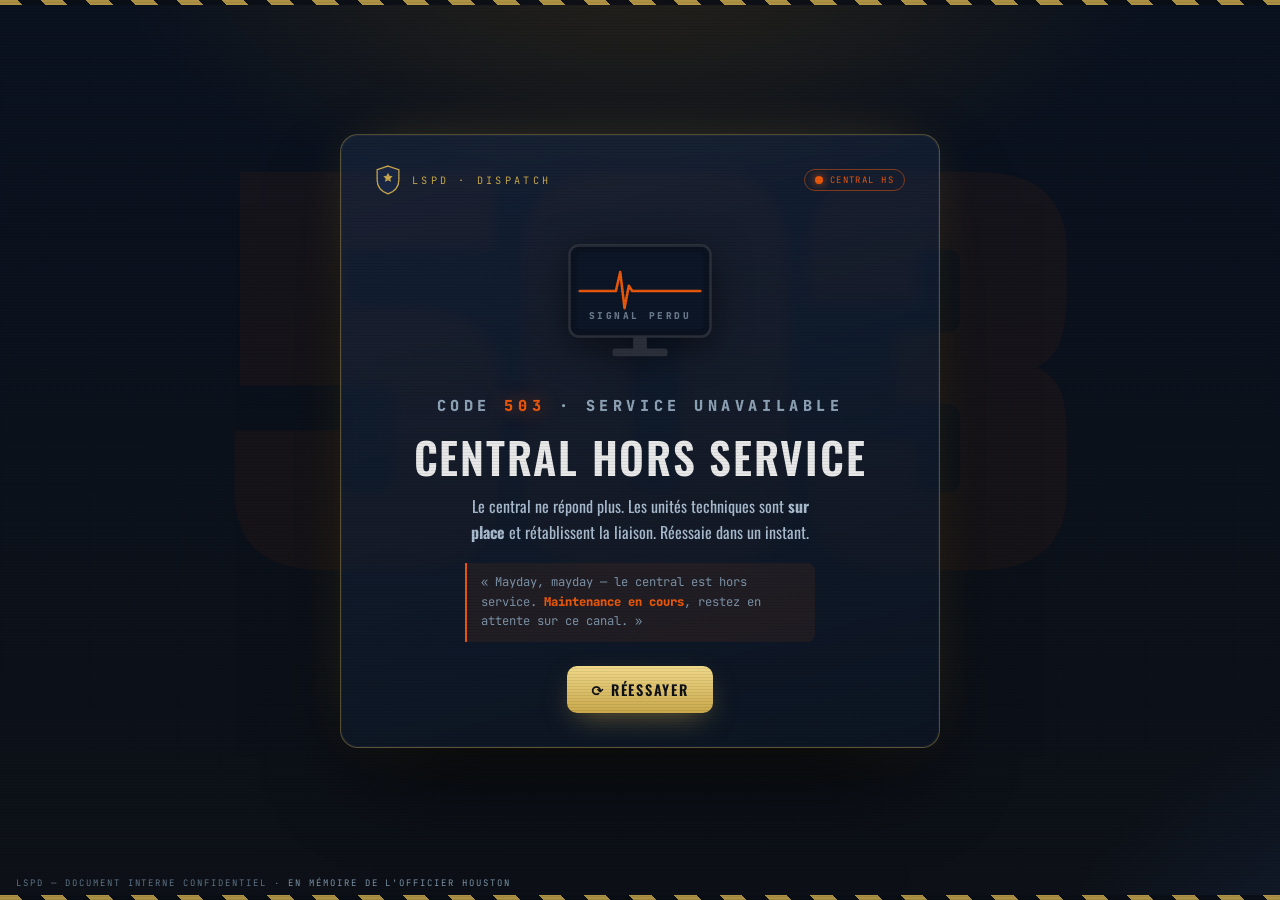
<file: 50x.html>
<!DOCTYPE html>
<html lang="fr">
<head>
<meta charset="UTF-8">
<meta name="viewport" content="width=device-width, initial-scale=1.0">
<meta name="robots" content="noindex">
<title>Central hors service — LSPD</title>
<link rel="icon" type="image/png" sizes="32x32" href="/assets/favicon-32.png">
<link rel="icon" type="image/png" sizes="256x256" href="/assets/favicon.png">
<link rel="stylesheet" href="/fonts.css">
<style>
:root{
  --bg:#0d1117;--navy:#1a2744;--gold:#c9a84c;--gold-soft:#f0d98a;--blue:#4fc3f7;
  --grey:#e8e8e8;--muted:#8ea2b6;--accent:#ea580c;
  --f-disp:'Oswald',system-ui,sans-serif;--f-mono:'JetBrains Mono',ui-monospace,monospace;--f-num:'Teko',var(--f-disp);
}
*{margin:0;padding:0;box-sizing:border-box}
html,body{height:100%}
body{font-family:var(--f-disp);color:var(--grey);background:var(--bg);
  background-image:
    radial-gradient(900px 480px at 50% -8%,#2a2419 0,transparent 60%),
    radial-gradient(700px 700px at 110% 120%,#16243f 0,transparent 55%),
    linear-gradient(180deg,#0a1220,#0d1117);
  min-height:100svh;display:flex;flex-direction:column;overflow-x:hidden;position:relative;-webkit-font-smoothing:antialiased}
body::before{content:"";position:fixed;inset:0;pointer-events:none;z-index:0;opacity:.4;
  background-image:linear-gradient(rgba(44,68,112,.07) 1px,transparent 1px),linear-gradient(90deg,rgba(44,68,112,.07) 1px,transparent 1px);
  background-size:44px 44px;-webkit-mask-image:radial-gradient(ellipse 75% 65% at 50% 35%,#000 30%,transparent 100%);mask-image:radial-gradient(ellipse 75% 65% at 50% 35%,#000 30%,transparent 100%)}
.scanlines{position:fixed;inset:0;pointer-events:none;z-index:5;overflow:hidden;
  background:repeating-linear-gradient(0deg,rgba(0,0,0,.16) 0 1px,transparent 1px 3px);opacity:.45}
.scanlines::after{content:"";position:absolute;left:0;right:0;top:-160px;height:140px;
  background:linear-gradient(180deg,transparent,rgba(234,88,12,.07),transparent);animation:scan 7s linear infinite}
@keyframes scan{to{top:100%}}
.hazard{height:5px;width:100%;position:relative;z-index:2;
  background:repeating-linear-gradient(45deg,var(--gold) 0 16px,#0a0e15 16px 32px);opacity:.85}
.stage{flex:1;position:relative;z-index:3;display:flex;flex-direction:column;align-items:center;justify-content:center;
  padding:44px 20px;gap:24px;text-align:center}
.ghost{position:absolute;top:50%;left:50%;transform:translate(-50%,-54%);z-index:-1;
  font-family:var(--f-num);font-weight:700;font-size:min(58vw,620px);line-height:.8;color:rgba(234,88,12,.05);
  letter-spacing:-.03em;user-select:none}
.dispatch{position:relative;max-width:600px;width:100%;overflow:hidden;
  background:linear-gradient(165deg,rgba(36,58,94,.34),rgba(13,23,38,.72));
  border:1px solid rgba(201,168,76,.4);border-radius:18px;padding:30px 34px 34px;
  box-shadow:0 40px 90px -30px #000,0 0 60px -28px rgba(201,168,76,.5);
  -webkit-backdrop-filter:blur(6px);backdrop-filter:blur(6px);animation:rise .6s cubic-bezier(.2,.9,.2,1) both}
.dispatch::after{content:"";position:absolute;inset:0;border-radius:18px;pointer-events:none;box-shadow:inset 0 0 0 1px rgba(255,255,255,.04)}
@keyframes rise{from{opacity:0;transform:translateY(18px)}to{opacity:1;transform:none}}
.d-head{display:flex;align-items:center;gap:11px;margin-bottom:16px}
.d-head .badge{width:26px;height:30px;flex:none}
.d-id{font-family:var(--f-mono);font-size:.64rem;letter-spacing:.32em;color:var(--gold);text-transform:uppercase}
.d-status{margin-left:auto;display:flex;align-items:center;gap:7px;font-family:var(--f-mono);font-size:.56rem;
  letter-spacing:.16em;color:var(--accent);text-transform:uppercase;
  border:1px solid color-mix(in srgb,var(--accent) 50%,transparent);border-radius:20px;padding:4px 10px}
.d-status i{width:8px;height:8px;border-radius:50%;background:var(--accent);box-shadow:0 0 10px var(--accent);animation:blink 1.1s infinite}
@keyframes blink{0%,100%{opacity:1}50%{opacity:.2}}
.d-illu{width:172px;height:172px;display:block;margin:2px auto 12px;filter:drop-shadow(0 8px 18px rgba(0,0,0,.5))}
.d-code{font-family:var(--f-mono);font-weight:800;font-size:.95rem;letter-spacing:.3em;color:var(--muted);text-transform:uppercase}
.d-code b{color:var(--accent);text-shadow:0 0 18px color-mix(in srgb,var(--accent) 60%,transparent);animation:flick 5s infinite}
@keyframes flick{0%,96%,100%{opacity:1}97%{opacity:.5}98%{opacity:.9}99%{opacity:.6}}
.d-title{font-family:var(--f-disp);font-weight:600;font-size:clamp(1.7rem,6vw,2.7rem);letter-spacing:.04em;
  margin:8px 0 6px;text-transform:uppercase}
.d-msg{color:#a9bccf;font-size:1rem;line-height:1.6;max-width:46ch;margin:0 auto}
.d-radio{font-family:var(--f-mono);font-size:.76rem;line-height:1.6;color:#7d93a8;margin:18px auto 0;max-width:50ch;text-align:left;
  border-left:2px solid var(--accent);background:color-mix(in srgb,var(--accent) 8%,transparent);padding:10px 14px;border-radius:0 8px 8px 0}
.d-radio b{color:var(--accent)}
.d-btn{display:inline-flex;align-items:center;gap:9px;margin-top:24px;font-family:var(--f-disp);font-weight:600;
  letter-spacing:.12em;text-transform:uppercase;font-size:.9rem;color:#0d1117;
  background:linear-gradient(180deg,var(--gold-soft),var(--gold));border-radius:10px;padding:13px 24px;text-decoration:none;
  transition:transform .2s,box-shadow .2s;box-shadow:0 10px 30px -10px rgba(201,168,76,.6)}
.d-btn:hover{transform:translateY(-2px);box-shadow:0 16px 40px -12px rgba(201,168,76,.85)}
.d-btn:focus-visible{outline:2px solid var(--blue);outline-offset:3px}
.memorial{position:relative;z-index:3;font-family:var(--f-mono);font-size:.56rem;letter-spacing:.22em;
  text-transform:uppercase;color:#5f7488;padding:0 16px 6px}
.memorial span{color:#7d93a8}
.pulse{transform-origin:center;animation:beat 2.4s ease-in-out infinite}
@keyframes beat{0%,100%{opacity:.85}50%{opacity:.35}}
@media (max-width:520px){.dispatch{padding:24px 18px 26px}.d-radio{font-size:.7rem}}
@media (prefers-reduced-motion:reduce){*,*::before,*::after{animation:none!important}}
</style>
</head>
<body>
<div class="scanlines" aria-hidden="true"></div>
<div class="hazard" aria-hidden="true"></div>
<main class="stage">
  <div class="ghost" aria-hidden="true">503</div>
  <section class="dispatch">
    <div class="d-head">
      <svg class="badge" viewBox="0 0 100 116" aria-hidden="true"><path d="M50 4 L92 18 V58 C92 86 72 104 50 112 C28 104 8 86 8 58 V18 Z" fill="#1a2744" stroke="#c9a84c" stroke-width="5"/><path d="M50 30 l5.6 11.4 12.6 1.8 -9.1 8.9 2.2 12.5 -11.3 -5.9 -11.3 5.9 2.2 -12.5 -9.1 -8.9 12.6 -1.8 Z" fill="#c9a84c"/></svg>
      <span class="d-id">LSPD · Dispatch</span>
      <span class="d-status"><i></i>Central HS</span>
    </div>
    <svg class="d-illu" viewBox="0 0 200 200" role="img" aria-label="Central hors service — signal perdu">
      <rect x="18" y="40" width="164" height="106" rx="11" fill="#0b1220" stroke="#2a2f3a" stroke-width="3"/>
      <rect x="26" y="48" width="148" height="90" rx="6" fill="#0c1626"/>
      <line x1="26" y1="93" x2="174" y2="93" stroke="#16263c" stroke-width="1"/>
      <path class="pulse" d="M30 93 H72 l5 -22 5 42 5 -26 4 6 H170" fill="none" stroke="#ea580c" stroke-width="3" stroke-linecap="round" stroke-linejoin="round"/>
      <text x="100" y="126" text-anchor="middle" font-family="JetBrains Mono,monospace" font-weight="800" font-size="11" letter-spacing="3" fill="#6b7a8c">SIGNAL PERDU</text>
      <rect x="92" y="146" width="16" height="16" fill="#2a2f3a"/><rect x="68" y="160" width="64" height="9" rx="3" fill="#2a2f3a"/>
    </svg>
    <div class="d-code">Code <b>503</b> · Service Unavailable</div>
    <h1 class="d-title">Central hors service</h1>
    <p class="d-msg">Le central ne répond plus. Les unités techniques sont <strong>sur place</strong> et rétablissent la liaison. Réessaie dans un instant.</p>
    <p class="d-radio">« Mayday, mayday — le central est hors service. <b>Maintenance en cours</b>, restez en attente sur ce canal. »</p>
    <a class="d-btn" href="/">⟳ Réessayer</a>
  </section>
</main>
<footer class="memorial">LSPD — Document Interne Confidentiel · <span>En mémoire de l'officier Houston</span></footer>
<div class="hazard" aria-hidden="true"></div>
</body>
</html>
</file>
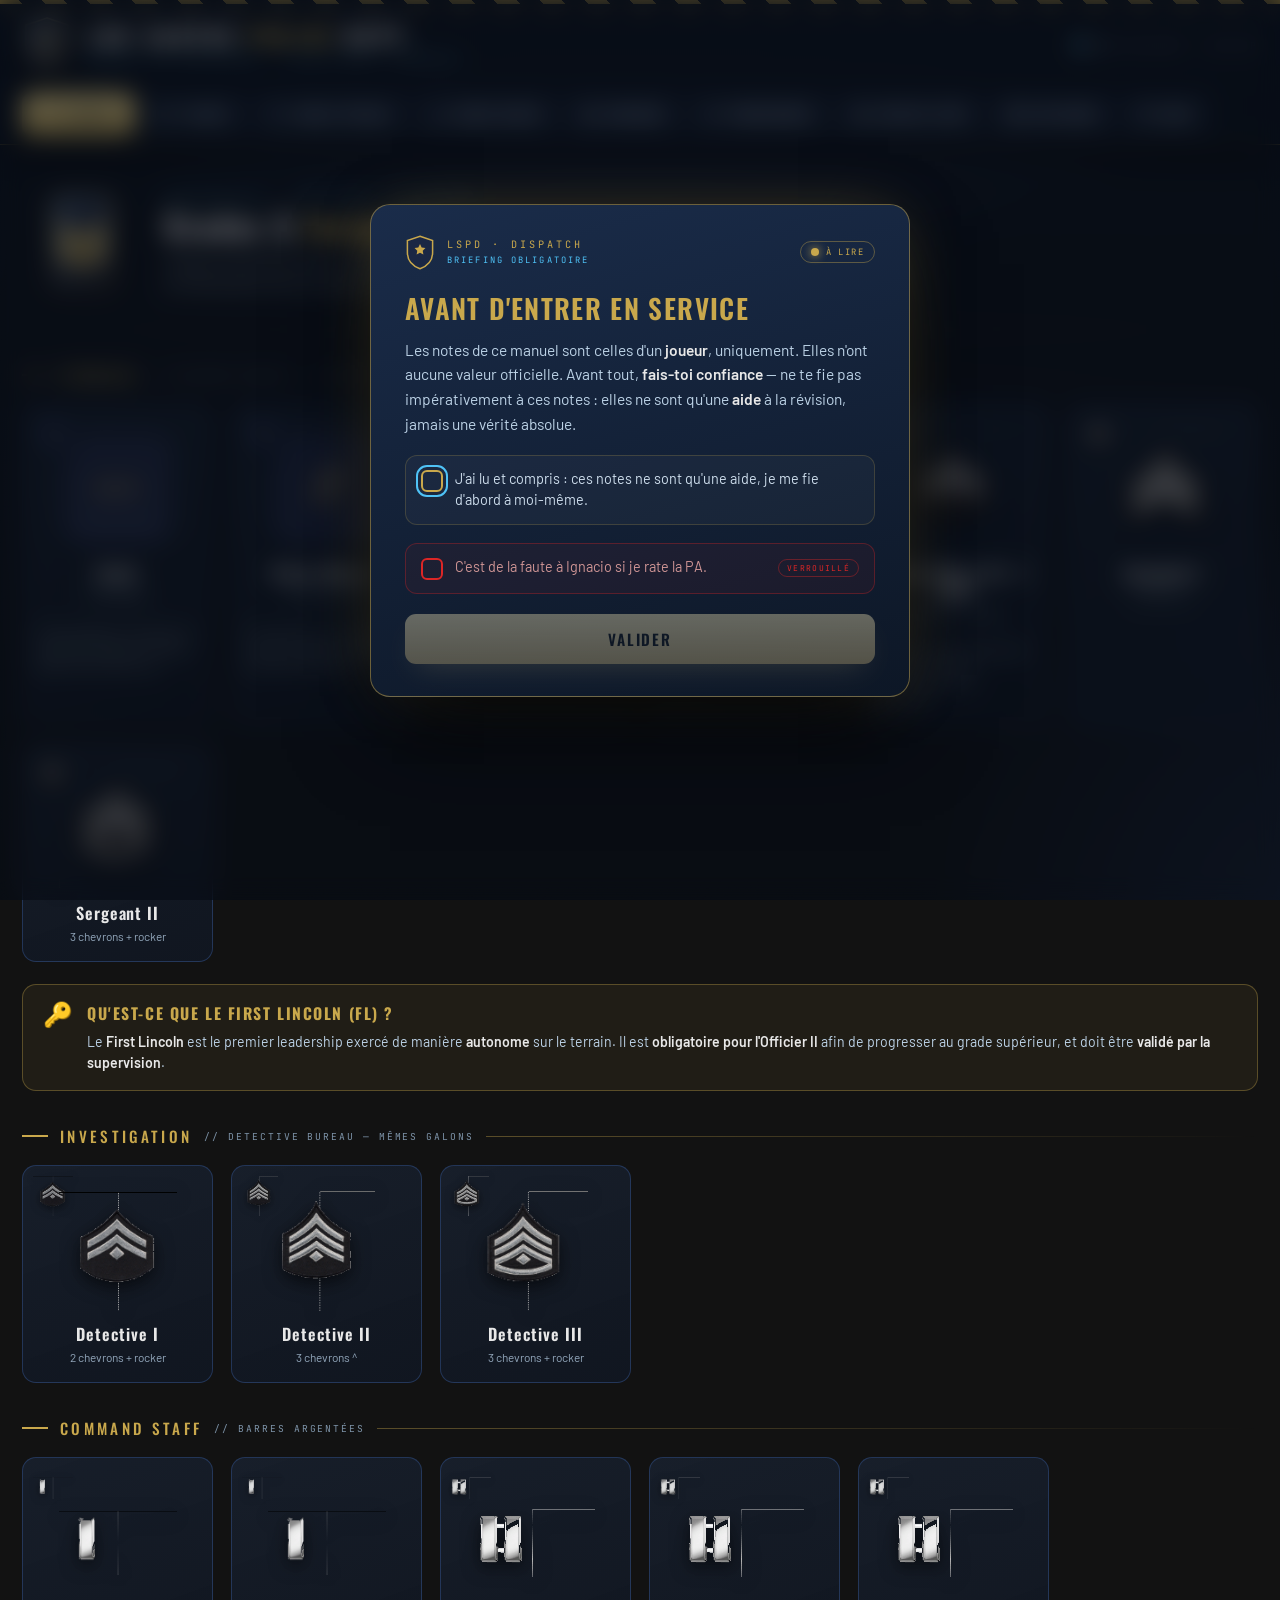
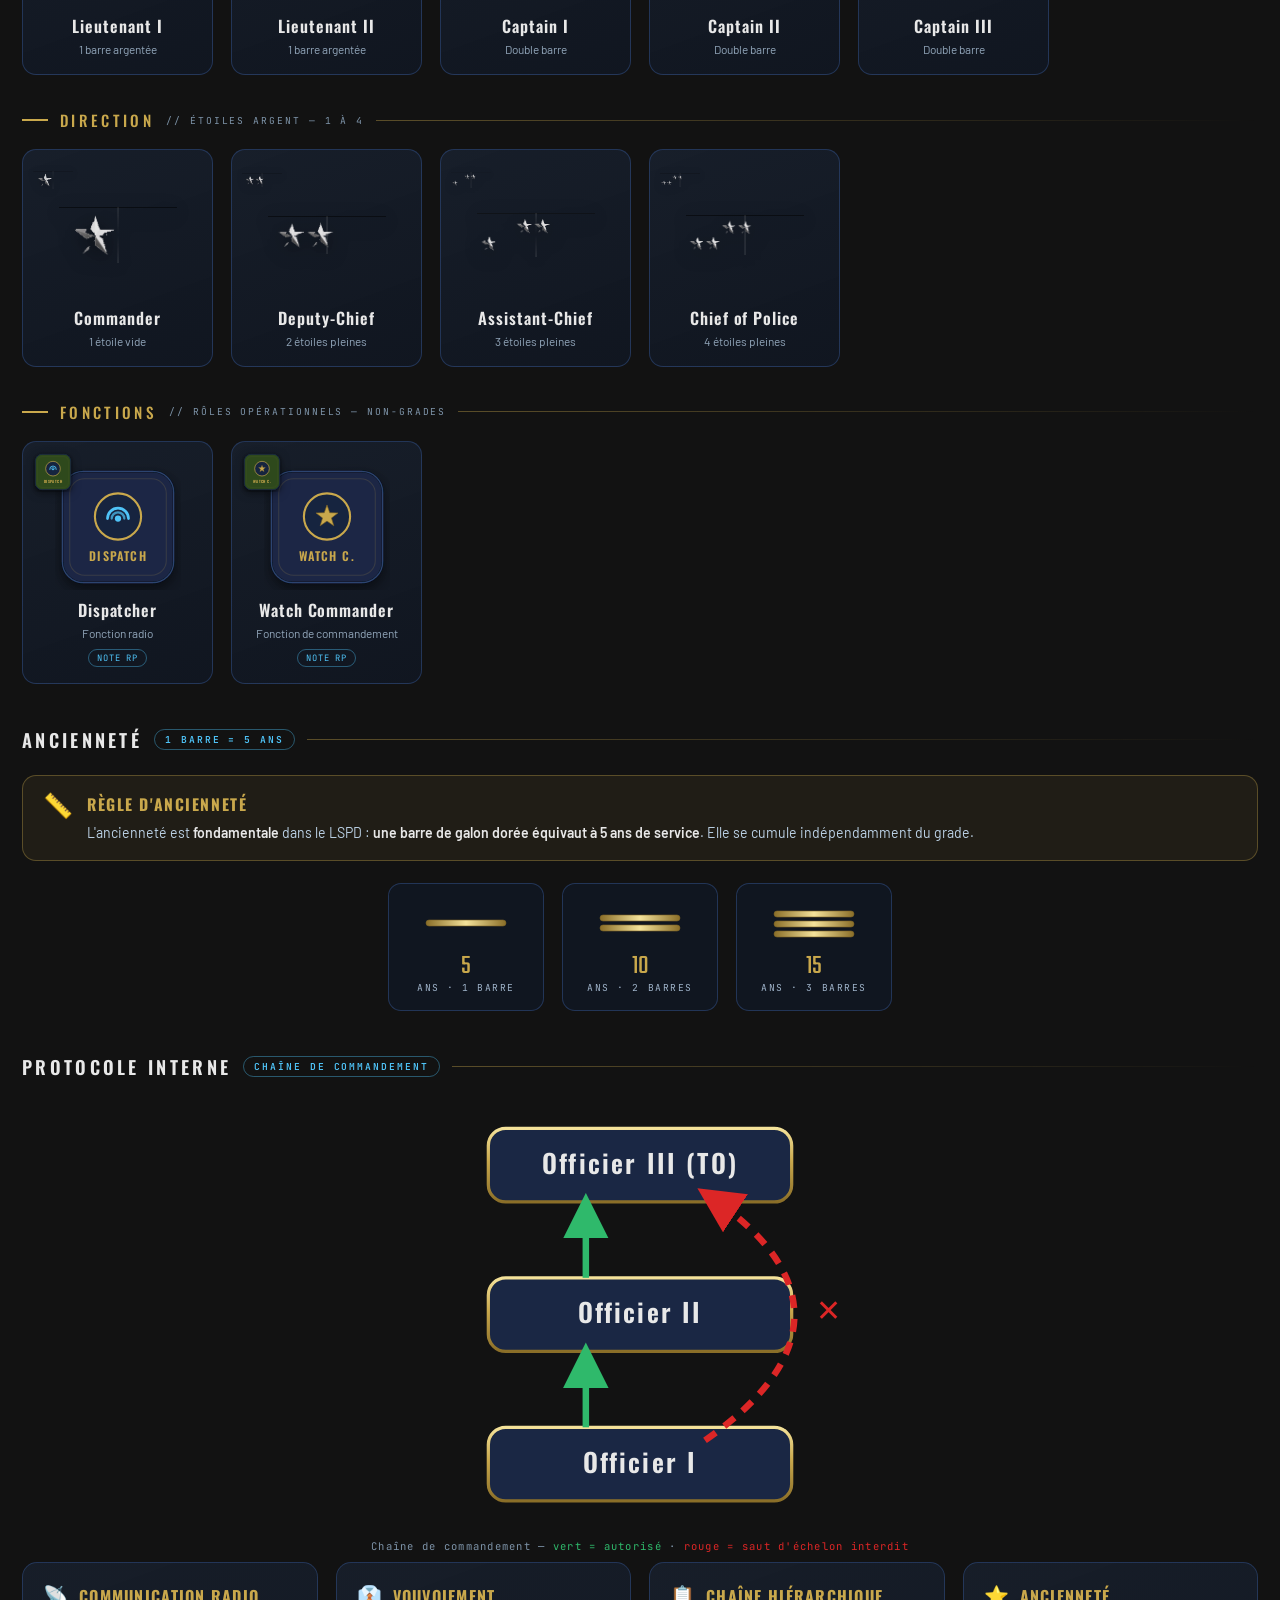
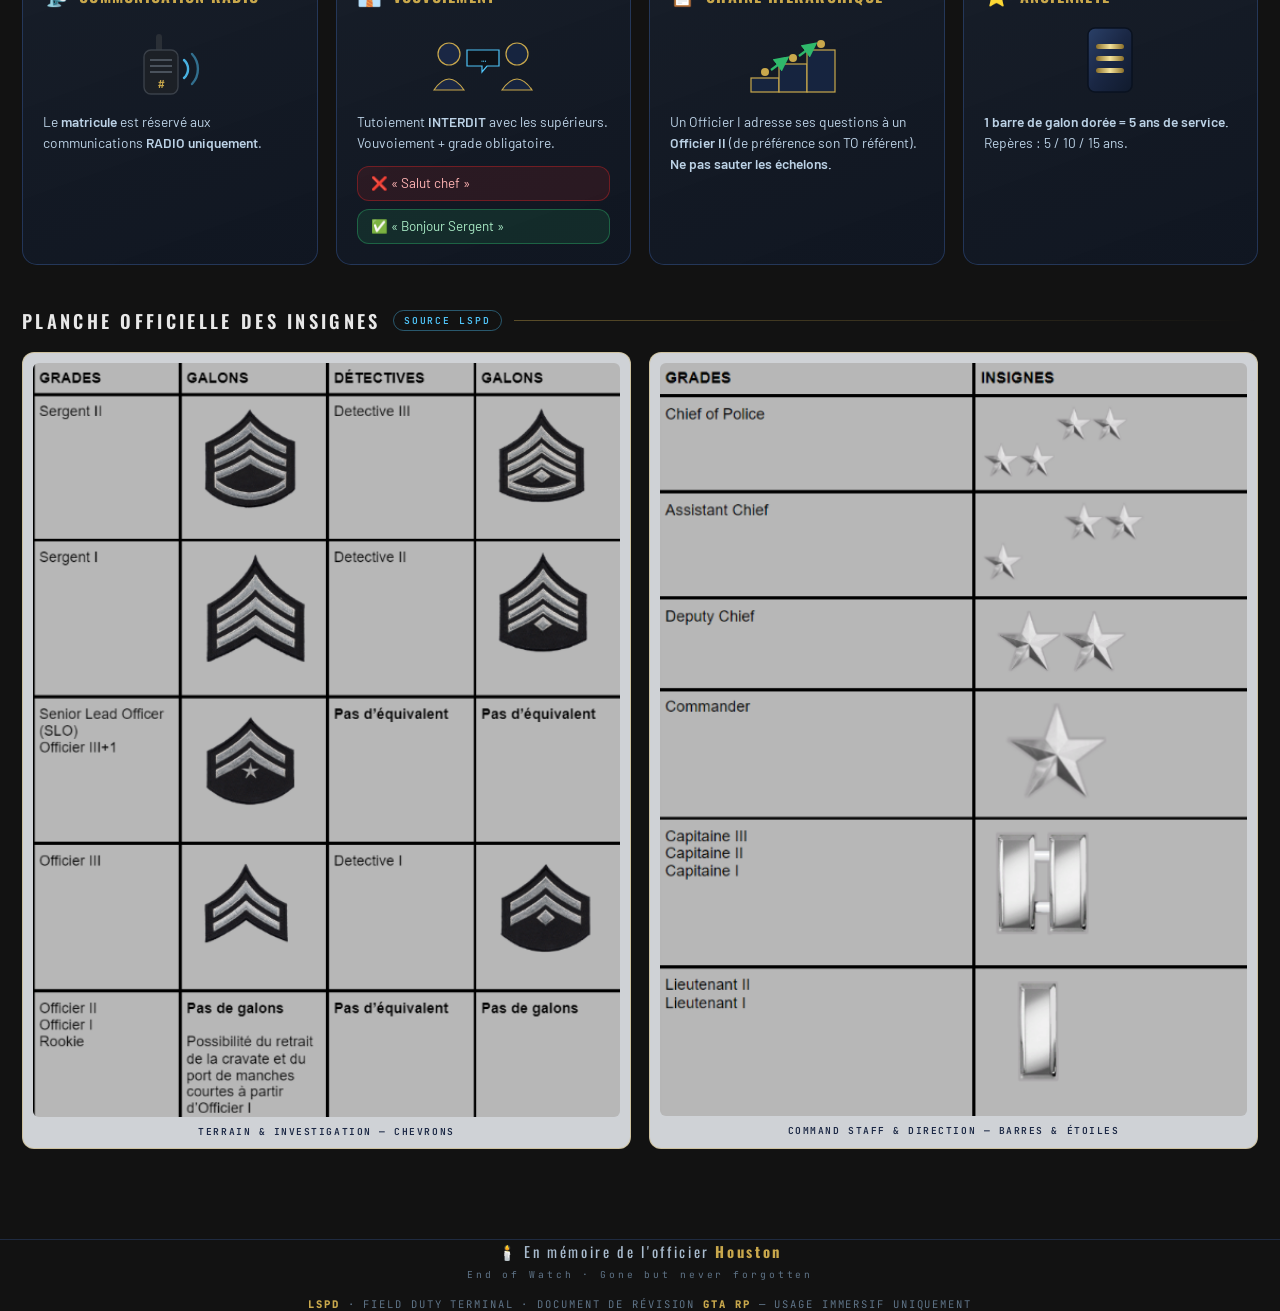
<file: lspd-revision.html>
<!DOCTYPE html>
<html lang="fr">
<head>
<meta charset="UTF-8">
<meta name="viewport" content="width=device-width, initial-scale=1.0">
<!-- Security hardening (defense-in-depth) — no inline scripts, so script-src stays strict.
     'unsafe-inline' is required only for style because the markup uses inline style="" attributes. -->
<meta http-equiv="Content-Security-Policy" content="default-src 'self'; base-uri 'self'; object-src 'none'; script-src 'self'; style-src 'self' 'unsafe-inline'; font-src 'self'; img-src 'self' data:; connect-src 'self'; form-action 'none'">
<meta name="referrer" content="no-referrer">
<meta name="color-scheme" content="dark">
<meta name="theme-color" content="#0d1117">
<meta name="description" content="Manuel de révision interne LSPD (GTA RP) : grades & insignes, tenues, codes pénaux et radio, avertissement et droit Miranda, procédures d'arrestation, traffic & felony stop, divisions et quiz.">
<title>LSPD — Manuel de Révision · Field Duty Terminal</title>
<link rel="icon" type="image/png" sizes="32x32" href="assets/favicon-32.png">
<link rel="icon" type="image/png" sizes="256x256" href="assets/favicon.png">
<link rel="apple-touch-icon" href="assets/apple-touch-icon.png">
<link rel="preload" as="font" type="font/woff2" href="assets/fonts/barlow-400-latin.woff2" crossorigin>
<link rel="preload" as="font" type="font/woff2" href="assets/fonts/oswald-600-latin.woff2" crossorigin>
<link rel="stylesheet" href="fonts.css">
<link rel="stylesheet" href="styles.css">
</head>
<body>

<!-- ===== GLOBAL SVG DEFS (shared gradients & filters) ===== -->
<svg width="0" height="0" style="position:absolute" aria-hidden="true">
  <defs>
    <linearGradient id="gFab" x1="0" y1="0" x2="1" y2="1">
      <stop offset="0" stop-color="#2a4068"/><stop offset=".5" stop-color="#1a2744"/><stop offset="1" stop-color="#101a2c"/>
    </linearGradient>
    <linearGradient id="gGold" x1="0" y1="0" x2="0" y2="1">
      <stop offset="0" stop-color="#f4e29a"/><stop offset=".45" stop-color="#c9a84c"/><stop offset="1" stop-color="#8a6e28"/>
    </linearGradient>
    <linearGradient id="gGoldH" x1="0" y1="0" x2="1" y2="0">
      <stop offset="0" stop-color="#8a6e28"/><stop offset=".5" stop-color="#f4e29a"/><stop offset="1" stop-color="#8a6e28"/>
    </linearGradient>
    <linearGradient id="gSilver" x1="0" y1="0" x2="0" y2="1">
      <stop offset="0" stop-color="#f6f6f6"/><stop offset=".5" stop-color="#c0c0c0"/><stop offset="1" stop-color="#7f7f7f"/>
    </linearGradient>
    <linearGradient id="gWood" x1="0" y1="0" x2="1" y2="1">
      <stop offset="0" stop-color="#a9743f"/><stop offset="1" stop-color="#6b4427"/>
    </linearGradient>
    <radialGradient id="gDark" cx="50%" cy="42%" r="62%">
      <stop offset="0" stop-color="#16243f"/><stop offset="1" stop-color="#0d1117"/>
    </radialGradient>
    <linearGradient id="gCream" x1="0" y1="0" x2="0" y2="1">
      <stop offset="0" stop-color="#fbf2da"/><stop offset="1" stop-color="#ecd9ad"/>
    </linearGradient>
    <linearGradient id="gWin" x1="0" y1="0" x2="0" y2="1">
      <stop offset="0" stop-color="#fff3c4"/><stop offset="1" stop-color="#ffd54a"/>
    </linearGradient>
    <filter id="ds" x="-40%" y="-40%" width="180%" height="180%">
      <feDropShadow dx="0" dy="2" stdDeviation="2" flood-color="#000" flood-opacity=".55"/>
    </filter>
    <filter id="dsSoft" x="-50%" y="-50%" width="200%" height="200%">
      <feDropShadow dx="0" dy="5" stdDeviation="6" flood-color="#000" flood-opacity=".5"/>
    </filter>
    <filter id="glowBlue" x="-60%" y="-60%" width="220%" height="220%">
      <feGaussianBlur stdDeviation="2.4" result="b"/><feMerge><feMergeNode in="b"/><feMergeNode in="SourceGraphic"/></feMerge>
    </filter>
    <!-- traffic-stop assets -->
    <pattern id="hatchRed" width="9" height="9" patternTransform="rotate(45)" patternUnits="userSpaceOnUse">
      <rect width="9" height="9" fill="rgba(220,38,38,.12)"/>
      <line x1="0" y1="0" x2="0" y2="9" stroke="#dc2626" stroke-width="2" opacity=".55"/>
    </pattern>
    <linearGradient id="gCop" x1="0" y1="0" x2="0" y2="1"><stop offset="0" stop-color="#27406a"/><stop offset="1" stop-color="#13203a"/></linearGradient>
    <linearGradient id="gCiv" x1="0" y1="0" x2="0" y2="1"><stop offset="0" stop-color="#3c4453"/><stop offset="1" stop-color="#262b36"/></linearGradient>
    <marker id="arrGn" viewBox="0 0 10 10" refX="8" refY="5" markerWidth="7" markerHeight="7" orient="auto-start-reverse"><path d="M0 0 L10 5 L0 10 z" fill="#2fb96b"/></marker>
    <marker id="arrRd" viewBox="0 0 10 10" refX="8" refY="5" markerWidth="7" markerHeight="7" orient="auto-start-reverse"><path d="M0 0 L10 5 L0 10 z" fill="#e23c3c"/></marker>
    <marker id="arrCv" viewBox="0 0 10 10" refX="8" refY="5" markerWidth="6" markerHeight="6" orient="auto-start-reverse"><path d="M0 0 L10 5 L0 10 z" fill="#6f86a0"/></marker>
  </defs>
</svg>

<!-- ===== TOPBAR ===== -->
<header class="topbar">
  <div class="bar-hazard"></div>
  <div class="wrap">
    <div class="brand">
      <svg class="shield" viewBox="0 0 100 116" aria-label="LSPD shield">
        <path d="M50 4 L92 18 V58 C92 86 72 104 50 112 C28 104 8 86 8 58 V18 Z"
              fill="url(#gFab)" stroke="url(#gGold)" stroke-width="3"/>
        <path d="M50 12 L85 23 V57 C85 81 68 96 50 103 C32 96 15 81 15 57 V23 Z"
              fill="none" stroke="rgba(201,168,76,.45)" stroke-width="1.4"/>
        <path d="M50 30 l5.6 11.4 12.6 1.8 -9.1 8.9 2.2 12.5 -11.3 -5.9 -11.3 5.9 2.2 -12.5 -9.1 -8.9 12.6 -1.8 Z"
              fill="url(#gGold)" stroke="#7d6325" stroke-width=".7"/>
        <text x="50" y="86" text-anchor="middle" font-family="Oswald" font-weight="700" font-size="15" letter-spacing="1.5" fill="url(#gGold)">LSPD</text>
      </svg>
      <div>
        <h1>LOS SANTOS <b>POLICE</b> DEPT.</h1>
        <div class="sub">Manuel de Révision · Field Duty Terminal</div>
      </div>
      <div class="status"><span class="dot"></span>UNIT&nbsp;ON&nbsp;DUTY · GTA&nbsp;RP</div>
    </div>
    <nav class="tabs" id="tabs" aria-label="Sections du manuel">
      <button class="tab active" data-target="grades">
        <svg viewBox="0 0 24 24" fill="none" stroke="currentColor" stroke-width="2"><path d="M5 9l7-5 7 5v6l-7 5-7-5z"/><path d="M9 13l2 2 4-4"/></svg>Grades</button>
      <button class="tab" data-target="tenues">
        <svg viewBox="0 0 24 24" fill="none" stroke="currentColor" stroke-width="2"><path d="M8 3l4 3 4-3 5 4-3 3v11H6V10L3 7z"/></svg>Tenues</button>
      <button class="tab" data-target="penal">
        <svg viewBox="0 0 24 24" fill="none" stroke="currentColor" stroke-width="2"><path d="M3 11l8-8 4 4-8 8z"/><path d="M14 7l4 4"/><path d="M13 21h8"/></svg>Codes Pénaux</button>
      <button class="tab" data-target="radio">
        <svg viewBox="0 0 24 24" fill="none" stroke="currentColor" stroke-width="2"><rect x="7" y="9" width="10" height="12" rx="2"/><path d="M14 9l4-5"/><path d="M19 9a3 3 0 013 3"/></svg>Codes Radio</button>
      <button class="tab" data-target="miranda">
        <svg viewBox="0 0 24 24" fill="none" stroke="currentColor" stroke-width="2"><path d="M5 4h11l3 3v13H5z"/><path d="M8 9h8M8 13h8M8 17h5"/></svg>Miranda</button>
      <button class="tab" data-target="procedures">
        <svg viewBox="0 0 24 24" fill="none" stroke="currentColor" stroke-width="2"><circle cx="8" cy="12" r="4"/><circle cx="16" cy="12" r="4"/></svg>Procédures</button>
      <button class="tab" data-target="trafficstop">
        <svg viewBox="0 0 24 24" fill="none" stroke="currentColor" stroke-width="2"><path d="M5 11l1.5-5h11L19 11"/><rect x="3" y="11" width="18" height="7" rx="2"/><circle cx="7.5" cy="18" r="1.4"/><circle cx="16.5" cy="18" r="1.4"/><path d="M12 2v3"/></svg>Traffic Stop</button>
      <button class="tab" data-target="divisions">
        <svg viewBox="0 0 24 24" fill="none" stroke="currentColor" stroke-width="2"><rect x="3" y="3" width="7" height="7" rx="1"/><rect x="14" y="3" width="7" height="7" rx="1"/><rect x="3" y="14" width="7" height="7" rx="1"/><rect x="14" y="14" width="7" height="7" rx="1"/></svg>Divisions</button>
      <button class="tab" data-target="quiz">
        <svg viewBox="0 0 24 24" fill="none" stroke="currentColor" stroke-width="2"><circle cx="12" cy="12" r="9"/><path d="M9.5 9a2.5 2.5 0 115 .5c0 1.5-2.5 2-2.5 3.5"/><path d="M12 17h.01"/></svg>Quiz</button>
    </nav>
  </div>
</header>

<main class="wrap">

  <!-- ================= GRADES ================= -->
  <section class="panel active" id="grades">
    <div class="sec-head">
      <svg class="icon-illustration" viewBox="0 0 120 120">
        <rect x="30" y="14" width="60" height="92" rx="10" fill="url(#gFab)" stroke="url(#gGold)" stroke-width="2" filter="url(#dsSoft)"/>
        <path d="M40 44 L60 56 L80 44" fill="none" stroke="url(#gGold)" stroke-width="9" stroke-linecap="round" stroke-linejoin="round"/>
        <path d="M40 58 L60 70 L80 58" fill="none" stroke="url(#gGold)" stroke-width="9" stroke-linecap="round" stroke-linejoin="round"/>
        <path d="M40 72 L60 84 L80 72" fill="none" stroke="url(#gGold)" stroke-width="9" stroke-linecap="round" stroke-linejoin="round"/>
      </svg>
      <div class="sec-titles">
        <div class="kicker">Hiérarchie · Insignes officiels</div>
        <h2>Grades & <span>Insignes</span></h2>
        <p>Insignes officiels du LSPD : chevrons brodés (terrain &amp; investigation), barres argentées (command staff) et étoiles (direction). Survole un insigne, <b>clique</b> pour zoomer en plein écran.</p>
      </div>
    </div>
    <div class="divider"></div>

    <div class="group-label">Terrain <small>// Chevrons brodés ^ &amp; rockers</small></div>
    <div class="grade-grid" data-cat="terrain"></div>

    <div class="callout">
      <span class="ic">🔑</span>
      <div>
        <h4>Qu'est-ce que le First Lincoln (FL) ?</h4>
        <p>Le <b>First Lincoln</b> est le premier leadership exercé de manière <b>autonome</b> sur le terrain. Il est <b>obligatoire pour l'Officier II</b> afin de progresser au grade supérieur, et doit être <b>validé par la supervision</b>.</p>
      </div>
    </div>

    <div class="group-label">Investigation <small>// Detective Bureau — mêmes galons</small></div>
    <div class="grade-grid" data-cat="investigation"></div>

    <div class="group-label">Command Staff <small>// Barres argentées</small></div>
    <div class="grade-grid" data-cat="command"></div>

    <div class="group-label">Direction <small>// Étoiles argent — 1 à 4</small></div>
    <div class="grade-grid" data-cat="direction"></div>

    <div class="group-label">Fonctions <small>// Rôles opérationnels — non-grades</small></div>
    <div class="grade-grid" data-cat="fonctions"></div>

    <!-- ===== ANCIENNETÉ ===== -->
    <div class="subhead">Ancienneté <span class="tag">1 barre = 5 ans</span></div>
    <div class="callout">
      <span class="ic">📏</span>
      <div><h4>Règle d'ancienneté</h4><p>L'ancienneté est <b>fondamentale</b> dans le LSPD : <b>une barre de galon dorée équivaut à 5 ans de service</b>. Elle se cumule indépendamment du grade.</p></div>
    </div>
    <div class="seniority">
      <div class="sen-item">
        <svg viewBox="0 0 110 46"><rect x="15" y="20" width="80" height="6" rx="3" fill="url(#gGoldH)" stroke="#7d6325" stroke-width=".6"/></svg>
        <div class="yr">5</div><div class="lbl">ans · 1 barre</div>
      </div>
      <div class="sen-item">
        <svg viewBox="0 0 110 46"><rect x="15" y="15" width="80" height="6" rx="3" fill="url(#gGoldH)" stroke="#7d6325" stroke-width=".6"/><rect x="15" y="25" width="80" height="6" rx="3" fill="url(#gGoldH)" stroke="#7d6325" stroke-width=".6"/></svg>
        <div class="yr">10</div><div class="lbl">ans · 2 barres</div>
      </div>
      <div class="sen-item">
        <svg viewBox="0 0 110 46"><rect x="15" y="11" width="80" height="6" rx="3" fill="url(#gGoldH)" stroke="#7d6325" stroke-width=".6"/><rect x="15" y="21" width="80" height="6" rx="3" fill="url(#gGoldH)" stroke="#7d6325" stroke-width=".6"/><rect x="15" y="31" width="80" height="6" rx="3" fill="url(#gGoldH)" stroke="#7d6325" stroke-width=".6"/></svg>
        <div class="yr">15</div><div class="lbl">ans · 3 barres</div>
      </div>
    </div>

    <!-- ===== PROTOCOLE INTERNE & COMMUNICATION ===== -->
    <div class="subhead">Protocole Interne <span class="tag">Chaîne de commandement</span></div>

    <div class="org-wrap">
      <svg viewBox="0 0 240 200" aria-label="Chaîne de communication">
        <defs>
          <marker id="arrG" viewBox="0 0 10 10" refX="8" refY="5" markerWidth="7" markerHeight="7" orient="auto-start-reverse"><path d="M0 0 L10 5 L0 10 z" fill="#2fb96b"/></marker>
          <marker id="arrR" viewBox="0 0 10 10" refX="8" refY="5" markerWidth="7" markerHeight="7" orient="auto-start-reverse"><path d="M0 0 L10 5 L0 10 z" fill="#dc2626"/></marker>
        </defs>
        <g font-family="Oswald" font-weight="600" font-size="12" letter-spacing="1">
          <rect x="50" y="14" width="140" height="34" rx="8" fill="#1a2744" stroke="url(#gGold)" stroke-width="1.5"/>
          <text x="120" y="35" text-anchor="middle" fill="#e8e8e8">Officier III (TO)</text>
          <rect x="50" y="83" width="140" height="34" rx="8" fill="#1a2744" stroke="url(#gGold)" stroke-width="1.5"/>
          <text x="120" y="104" text-anchor="middle" fill="#e8e8e8">Officier II</text>
          <rect x="50" y="152" width="140" height="34" rx="8" fill="#1a2744" stroke="url(#gGold)" stroke-width="1.5"/>
          <text x="120" y="173" text-anchor="middle" fill="#e8e8e8">Officier I</text>
        </g>
        <!-- authorised up the chain -->
        <path d="M95 152 L95 117" stroke="#2fb96b" stroke-width="3" marker-end="url(#arrG)"/>
        <path d="M95 83 L95 48" stroke="#2fb96b" stroke-width="3" marker-end="url(#arrG)"/>
        <!-- forbidden skip (I -> III direct) -->
        <path d="M150 158 C205 120 205 80 150 44" fill="none" stroke="#dc2626" stroke-width="3" stroke-dasharray="6 5" marker-end="url(#arrR)"/>
        <text x="207" y="103" text-anchor="middle" font-family="JetBrains Mono" font-size="14" fill="#dc2626">✕</text>
      </svg>
      <div class="illu-cap">Chaîne de commandement — <span style="color:#2fb96b">vert = autorisé</span> · <span style="color:#dc2626">rouge = saut d'échelon interdit</span></div>
    </div>

    <div class="proto-grid">
      <div class="proto-card">
        <div class="ph"><span class="pic">📡</span><h4>Communication radio</h4></div>
        <div class="proto-illu">
          <svg viewBox="0 0 120 80"><rect x="46" y="14" width="6" height="20" rx="3" fill="#2a2f36"/><rect x="34" y="30" width="34" height="44" rx="7" fill="#1c2026" stroke="#3a4049" stroke-width="1.4"/><g stroke="#4a525c" stroke-width="2"><path d="M40 40h22"/><path d="M40 46h22"/><path d="M40 52h22"/></g><text x="51" y="68" text-anchor="middle" font-family="JetBrains Mono" font-weight="800" font-size="11" fill="#c9a84c">#</text><g fill="none" stroke="#4fc3f7" stroke-width="2.4" stroke-linecap="round"><path d="M74 40a12 12 0 010 18" opacity=".9"/><path d="M82 34a22 22 0 010 30" opacity=".5"/></g></svg>
        </div>
        <p>Le <b>matricule</b> est réservé aux communications <b>RADIO uniquement</b>.</p>
      </div>
      <div class="proto-card">
        <div class="ph"><span class="pic">👔</span><h4>Vouvoiement</h4></div>
        <div class="proto-illu">
          <svg viewBox="0 0 120 80"><g fill="#1a2744" stroke="#c9a84c" stroke-width="1.2"><circle cx="26" cy="34" r="11"/><path d="M11 70 q15 -22 30 0 Z"/></g><g fill="#16243f" stroke="#c9a84c" stroke-width="1.2"><circle cx="94" cy="34" r="11"/><path d="M79 70 q15 -22 30 0 Z"/></g><path d="M44 30 h32 v16 h-12 l-5 6 v-6 h-15 z" fill="#0d1117" stroke="#4fc3f7" stroke-width="1.2"/><text x="60" y="42" text-anchor="middle" font-family="JetBrains Mono" font-size="9" fill="#4fc3f7">…</text></svg>
        </div>
        <p>Tutoiement <b>INTERDIT</b> avec les supérieurs. Vouvoiement + grade obligatoire.</p>
        <div class="dialog">
          <span class="bubble bad">❌ « Salut chef »</span>
          <span class="bubble good">✅ « Bonjour Sergent »</span>
        </div>
      </div>
      <div class="proto-card">
        <div class="ph"><span class="pic">📋</span><h4>Chaîne hiérarchique</h4></div>
        <div class="proto-illu">
          <svg viewBox="0 0 120 80"><g fill="#16243f" stroke="#c9a84c" stroke-width="1.2"><rect x="14" y="58" width="28" height="14"/><rect x="42" y="44" width="28" height="28"/><rect x="70" y="30" width="28" height="42"/></g><g fill="#c9a84c"><circle cx="28" cy="52" r="4"/><circle cx="56" cy="38" r="4"/><circle cx="84" cy="24" r="4"/></g><path d="M34 50 L50 38" stroke="#2fb96b" stroke-width="2.2" marker-end="url(#arrG)"/><path d="M62 36 L78 24" stroke="#2fb96b" stroke-width="2.2" marker-end="url(#arrG)"/></svg>
        </div>
        <p>Un Officier I adresse ses questions à un <b>Officier II</b> (de préférence son TO référent). <b>Ne pas sauter les échelons.</b></p>
      </div>
      <div class="proto-card">
        <div class="ph"><span class="pic">⭐</span><h4>Ancienneté</h4></div>
        <div class="proto-illu">
          <svg viewBox="0 0 120 80"><rect x="38" y="8" width="44" height="64" rx="7" fill="url(#gFab)" stroke="#0a1220" stroke-width="1.5"/><rect x="46" y="24" width="28" height="5" rx="2.5" fill="url(#gGoldH)"/><rect x="46" y="36" width="28" height="5" rx="2.5" fill="url(#gGoldH)"/><rect x="46" y="48" width="28" height="5" rx="2.5" fill="url(#gGoldH)"/></svg>
        </div>
        <p><b>1 barre de galon dorée = 5 ans de service.</b> Repères : 5 / 10 / 15 ans.</p>
      </div>
    </div>

    <!-- ===== PLANCHE OFFICIELLE ===== -->
    <div class="subhead">Planche officielle des insignes <span class="tag">Source LSPD</span></div>
    <div class="planche">
      <figure><img src="assets/grades/grade2.png" alt="Insignes terrain &amp; investigation — chevrons" width="555" height="712" loading="lazy" decoding="async"><figcaption>Terrain &amp; Investigation — chevrons</figcaption></figure>
      <figure><img src="assets/grades/grade1.png" alt="Insignes command staff &amp; direction — barres &amp; étoiles" width="549" height="704" loading="lazy" decoding="async"><figcaption>Command Staff &amp; Direction — barres &amp; étoiles</figcaption></figure>
    </div>
  </section>

  <!-- ================= TENUES ================= -->
  <section class="panel" id="tenues">
    <div class="sec-head">
      <svg class="icon-illustration" viewBox="0 0 120 120">
        <path d="M44 24 l16 10 16-10 22 16 -12 14 v40 H34 V54 L22 40z" fill="url(#gFab)" stroke="url(#gGold)" stroke-width="2" filter="url(#dsSoft)"/>
        <path d="M60 34 v60" stroke="rgba(201,168,76,.5)" stroke-width="1.5"/>
        <circle cx="60" cy="56" r="2.4" fill="url(#gGold)"/><circle cx="60" cy="70" r="2.4" fill="url(#gGold)"/><circle cx="60" cy="84" r="2.4" fill="url(#gGold)"/>
      </svg>
      <div class="sec-titles">
        <div class="kicker">Uniformes réglementaires</div>
        <h2>Tenues & <span>Apparence</span></h2>
        <p>Quatre classes d'uniforme, leur attribution par grade, et les règles d'apparence en vigueur sur le terrain.</p>
      </div>
    </div>
    <div class="divider"></div>
    <div class="tenue-grid" id="tenueGrid"></div>

    <div class="info-grid">
      <div class="info-box">
        <h4><svg viewBox="0 0 24 24" fill="none" stroke="#c9a84c" stroke-width="2"><path d="M5 9l7-5 7 5v6l-7 5-7-5z"/></svg>Attribution par grade</h4>
        <div class="attr-row"><b>Cadet</b><span>Tenue de formation</span></div>
        <div class="attr-row"><b>Officier I</b><span>Classe A uniquement</span></div>
        <div class="attr-row"><b>Officier II</b><span>Classe B &amp; C</span></div>
        <div class="attr-row"><b>Officier III</b><span>B &amp; C + 2 chevrons (bras G &amp; D)</span></div>
        <div class="attr-row"><b>SLO</b><span>Toutes classes + étoile sous chevrons</span></div>
        <div class="attr-row"><b>Command Staff</b><span>Classe A + galons de col</span></div>
      </div>
      <div class="info-box">
        <h4><svg viewBox="0 0 24 24" fill="none" stroke="#c9a84c" stroke-width="2"><circle cx="12" cy="12" r="9"/><path d="M12 8v5l3 2"/></svg>Règles d'apparence</h4>
        <div class="rule"><svg viewBox="0 0 24 24" fill="none" stroke="#4fc3f7" stroke-width="2"><path d="M5 12l5 5L20 6"/></svg><span><b style="color:#e8e8e8">Tatouages</b> — dissimulés. Avant-bras tatoués → manches longues obligatoires.</span></div>
        <div class="rule"><svg viewBox="0 0 24 24" fill="none" stroke="#4fc3f7" stroke-width="2"><path d="M5 12l5 5L20 6"/></svg><span><b style="color:#e8e8e8">Cheveux</b> — au-dessus des épaules, couleurs naturelles uniquement.</span></div>
        <div class="rule"><svg viewBox="0 0 24 24" fill="none" stroke="#4fc3f7" stroke-width="2"><path d="M5 12l5 5L20 6"/></svg><span><b style="color:#e8e8e8">Bijoux / Couvre-chef</b> — interdits. Exception : montre sobre.</span></div>
        <div class="rule"><svg viewBox="0 0 24 24" fill="none" stroke="#4fc3f7" stroke-width="2"><path d="M5 12l5 5L20 6"/></svg><span><b style="color:#e8e8e8">Lunettes de soleil</b> — autorisées si sobres.</span></div>
      </div>
    </div>

    <div class="subhead">Comparaison des manches <span class="tag">Longueur &amp; style</span></div>
    <div class="compare">
      <svg viewBox="0 0 360 150" aria-label="Comparaison des manches par classe">
        <!-- A : longue + cravate -->
        <g><rect x="30" y="18" width="30" height="80" rx="11" fill="url(#gFab)" stroke="#0a1220" stroke-width="1.2"/>
          <rect x="42" y="18" width="6" height="22" fill="#0a0e15"/>
          <rect x="30" y="92" width="30" height="7" rx="3" fill="#101a2c"/>
          <circle cx="45" cy="110" r="11" fill="#cdb094" stroke="#0a1220" stroke-width="1"/>
          <text x="45" y="142" text-anchor="middle" font-family="Oswald" font-weight="600" font-size="14" fill="#c9a84c">A</text></g>
        <!-- B : longue, sans cravate -->
        <g><rect x="120" y="18" width="30" height="80" rx="11" fill="url(#gFab)" stroke="#0a1220" stroke-width="1.2"/>
          <path d="M129 18 v10" stroke="#101a2c" stroke-width="1.5"/>
          <rect x="120" y="92" width="30" height="7" rx="3" fill="#101a2c"/>
          <circle cx="135" cy="110" r="11" fill="#cdb094" stroke="#0a1220" stroke-width="1"/>
          <text x="135" y="142" text-anchor="middle" font-family="Oswald" font-weight="600" font-size="14" fill="#c9a84c">B</text></g>
        <!-- C : courte, avant-bras nu -->
        <g><rect x="210" y="18" width="30" height="40" rx="11" fill="url(#gFab)" stroke="#0a1220" stroke-width="1.2"/>
          <rect x="213" y="54" width="24" height="46" rx="10" fill="#cdb094" stroke="#0a1220" stroke-width="1"/>
          <circle cx="225" cy="110" r="11" fill="#cdb094" stroke="#0a1220" stroke-width="1"/>
          <text x="225" y="142" text-anchor="middle" font-family="Oswald" font-weight="600" font-size="14" fill="#c9a84c">C</text></g>
        <!-- Cérémonie : longue + gant blanc + boutons -->
        <g><rect x="300" y="18" width="30" height="80" rx="11" fill="url(#gFab)" stroke="#0a1220" stroke-width="1.2"/>
          <circle cx="315" cy="32" r="2.4" fill="url(#gGold)"/><circle cx="315" cy="46" r="2.4" fill="url(#gGold)"/><circle cx="315" cy="60" r="2.4" fill="url(#gGold)"/><circle cx="315" cy="74" r="2.4" fill="url(#gGold)"/>
          <rect x="300" y="92" width="30" height="7" rx="3" fill="url(#gGoldH)"/>
          <circle cx="315" cy="110" r="11" fill="#f4f4f4" stroke="#bdbdbd" stroke-width="1"/>
          <text x="315" y="142" text-anchor="middle" font-family="Oswald" font-weight="600" font-size="13" fill="#c9a84c">Cér.</text></g>
      </svg>
      <div class="illu-cap">Longueur et style des manches selon la classe de tenue</div>
    </div>
  </section>

  <!-- ================= CODES PENAUX ================= -->
  <section class="panel" id="penal">
    <div class="sec-head">
      <!-- GAVEL 3/4 -->
      <svg class="icon-illustration" viewBox="0 0 120 120">
        <circle cx="60" cy="60" r="54" fill="url(#gDark)" stroke="rgba(201,168,76,.25)" stroke-width="1.5"/>
        <g filter="url(#dsSoft)">
          <rect x="30" y="84" width="58" height="9" rx="3" fill="url(#gWood)" stroke="#4a2f1a" stroke-width="1"/>
          <rect x="33" y="80" width="52" height="5" rx="2" fill="#a9743f"/>
          <g transform="rotate(-32 60 50)">
            <rect x="44" y="20" width="32" height="26" rx="5" fill="url(#gWood)" stroke="#3f2815" stroke-width="1.4"/>
            <rect x="46" y="22" width="10" height="22" rx="3" fill="#5a3a20"/>
            <rect x="56" y="44" width="8" height="34" rx="4" fill="url(#gWood)" stroke="#3f2815" stroke-width="1.2"/>
            <ellipse cx="60" cy="46" rx="4.5" ry="3" fill="#a9743f"/>
          </g>
        </g>
        <g stroke="url(#gGold)" stroke-width="2.4" stroke-linecap="round" filter="url(#glowBlue)" opacity=".9">
          <path d="M86 60 l11 -5"/><path d="M88 70 l12 2"/><path d="M80 50 l8 -10"/>
        </g>
      </svg>
      <div class="sec-titles">
        <div class="kicker">California Penal Code · Adaptation RP</div>
        <h2>Codes <span>Pénaux</span></h2>
        <p>Les infractions à connaître pour qualifier une intervention. Les pastilles <span style="color:var(--blue)">bleues</span> signalent les écarts entre le RP et le droit californien réel.</p>
      </div>
    </div>
    <div class="divider"></div>
    <div class="toolbar">
      <label class="search">
        <svg viewBox="0 0 24 24" fill="none" stroke="#6f86a0" stroke-width="2"><circle cx="11" cy="11" r="7"/><path d="M21 21l-4-4"/></svg>
        <input type="text" id="penalSearch" placeholder="Rechercher un code ou une infraction…" aria-label="Rechercher un code pénal ou une infraction">
      </label>
      <span class="count" id="penalCount"></span>
    </div>
    <div class="code-grid penal-grid" id="penalGrid"></div>
  </section>

  <!-- ================= CODES RADIO ================= -->
  <section class="panel" id="radio">
    <div class="sec-head">
      <!-- WALKIE-TALKIE -->
      <svg class="icon-illustration" viewBox="0 0 120 120">
        <g filter="url(#dsSoft)">
          <rect x="74" y="8" width="6" height="26" rx="3" fill="#2a2f36"/>
          <rect x="38" y="24" width="44" height="84" rx="9" fill="#1c2026" stroke="#3a4049" stroke-width="1.5"/>
          <rect x="33" y="44" width="8" height="22" rx="4" fill="#15181d" stroke="#3a4049" stroke-width="1"/>
          <rect x="44" y="30" width="32" height="16" rx="3" fill="#9fb6a0" stroke="#2a2f36" stroke-width="1"/>
          <text x="60" y="42" text-anchor="middle" font-family="JetBrains Mono" font-weight="800" font-size="9" fill="#1c2b1c">LSPD</text>
          <g stroke="#4a525c" stroke-width="2" stroke-linecap="round">
            <path d="M46 54h28"/><path d="M46 60h28"/><path d="M46 66h28"/><path d="M46 72h28"/><path d="M46 78h28"/><path d="M46 84h28"/>
          </g>
          <circle cx="50" cy="98" r="3.4" fill="#3a4049"/><circle cx="60" cy="98" r="3.4" fill="#3a4049"/><circle cx="70" cy="98" r="3.4" fill="#3a4049"/>
        </g>
        <g fill="none" stroke="#4fc3f7" stroke-width="2.6" stroke-linecap="round" filter="url(#glowBlue)">
          <path d="M88 50a14 14 0 010 20" opacity=".9"/>
          <path d="M96 44a24 24 0 010 32" opacity=".55"/>
          <path d="M104 38a34 34 0 010 44" opacity=".28"/>
        </g>
      </svg>
      <div class="sec-titles">
        <div class="kicker">Communication radio · Dispatch</div>
        <h2>Codes <span>Radio</span></h2>
        <p>Le langage des ondes. Annonce le bon code pour signaler ta priorité, ta position et tes besoins en renfort.</p>
      </div>
    </div>
    <div class="divider"></div>
    <div class="toolbar">
      <label class="search">
        <svg viewBox="0 0 24 24" fill="none" stroke="#6f86a0" stroke-width="2"><circle cx="11" cy="11" r="7"/><path d="M21 21l-4-4"/></svg>
        <input type="text" id="radioSearch" placeholder="Rechercher un code radio…" aria-label="Rechercher un code radio">
      </label>
      <span class="count" id="radioCount"></span>
    </div>
    <div class="code-grid" id="radioGrid"></div>
  </section>

  <!-- ================= MIRANDA ================= -->
  <section class="panel" id="miranda">
    <div class="sec-head">
      <!-- PARCHMENT + QUILL -->
      <svg class="icon-illustration" viewBox="0 0 120 120">
        <g transform="rotate(-2 60 60)" filter="url(#dsSoft)">
          <path d="M22 36 q6 -4 12 0 q6 4 12 0 q6 -4 12 0 q6 4 12 0 q6 -4 12 0 l0 48 q-6 4 -12 0 q-6 -4 -12 0 q-6 4 -12 0 q-6 -4 -12 0 q-6 4 -12 0 Z"
                fill="url(#gCream)" stroke="#caa86e" stroke-width="1.2"/>
          <g stroke="#9a8a66" stroke-width="2" stroke-linecap="round" opacity=".7">
            <path d="M30 48h54"/><path d="M30 56h54"/><path d="M30 64h48"/><path d="M30 72h54"/><path d="M30 80h38"/>
          </g>
          <circle cx="76" cy="80" r="7.5" fill="url(#gGold)" stroke="#7d6325" stroke-width="1"/>
          <text x="76" y="82" text-anchor="middle" font-family="Oswald" font-weight="700" font-size="4.6" fill="#2a2110">LSPD</text>
        </g>
        <g transform="rotate(45 96 40)">
          <path d="M96 6 q10 18 0 60 q-9 -42 0 -60Z" fill="#f3ecd8" stroke="#c9bfa3" stroke-width=".8"/>
          <path d="M96 60 l0 8" stroke="#3a3326" stroke-width="2" stroke-linecap="round"/>
        </g>
      </svg>
      <div class="sec-titles">
        <div class="kicker">Constitutional Warning</div>
        <h2>Avertissement <span>Miranda</span></h2>
        <p>À réciter au suspect. Anglais par défaut, espagnol ou français selon l'interlocuteur.</p>
      </div>
    </div>
    <div class="divider"></div>
    <div class="miranda-wrap">
      <div class="miranda-card">
        <div class="lang"><span class="flag">🇺🇸</span><b>English</b>
          <button class="play" data-lang="en"><svg viewBox="0 0 24 24" fill="currentColor"><path d="M8 5v14l11-7z"/></svg>Lire à voix haute</button></div>
        <p class="miranda-text">"You have the <span class="hl">right to remain silent</span>. Anything you say can and will be used against you in a court of law. You have the <span class="hl">right to an attorney</span>. If you cannot afford an attorney, one will be appointed for you. <span class="hl">Do you understand these rights</span> as they have been read to you?"</p>
      </div>
      <div class="miranda-card">
        <div class="lang"><span class="flag">🇪🇸</span><b>Español</b>
          <button class="play" data-lang="es"><svg viewBox="0 0 24 24" fill="currentColor"><path d="M8 5v14l11-7z"/></svg>Leer en voz alta</button></div>
        <p class="miranda-text">"Tiene el <span class="hl">derecho de guardar silencio</span>. Todo lo que diga puede y será usado en su contra ante un tribunal de justicia. Tiene el <span class="hl">derecho a tener un abogado</span> presente. Si no puede pagar un abogado, se le asignará uno antes del interrogatorio. <span class="hl">¿Entiende estos derechos?</span>"</p>
      </div>
      <div class="miranda-card">
        <div class="lang"><span class="flag">🇫🇷</span><b>Français</b>
          <button class="play" data-lang="fr"><svg viewBox="0 0 24 24" fill="currentColor"><path d="M8 5v14l11-7z"/></svg>Lire à voix haute</button></div>
        <p class="miranda-text">« Vous avez le <span class="hl">droit de garder le silence</span>. Tout ce que vous direz pourra être utilisé contre vous devant un tribunal. Vous avez le <span class="hl">droit de consulter un avocat</span>. Si vous n'en avez pas les moyens, un avocat vous sera désigné avant l'interrogatoire. <span class="hl">Comprenez-vous ces droits</span> tels qu'ils viennent de vous être lus ? »</p>
      </div>
    </div>

    <div class="subhead">Avertissement vs Droit <span class="tag">Comparatif</span></div>
    <div class="ts-roles">
      <div class="role-card">
        <div class="rhead">
          <svg class="role-ic" viewBox="0 0 60 60"><path d="M9 18h34v18H27l-7 7v-7H9Z" fill="#16243f" stroke="#c9a84c" stroke-width="2.4"/><path d="M40 24q6 3 6 9t-6 9" fill="none" stroke="#c9a84c" stroke-width="2.2" stroke-linecap="round"/><path d="M46 21q8 4.5 8 12t-8 12" fill="none" stroke="#c9a84c" stroke-width="2.2" stroke-linecap="round" opacity=".6"/></svg>
          <div><div class="rtag">L'acte de lecture</div><h4>Avertissement Miranda</h4></div>
        </div>
        <p>La formule <b>récitée oralement</b> au suspect avant un interrogatoire en garde à vue. Elle ne fait que <b>notifier</b> des droits qui existent déjà. L'oublier ne rend pas l'arrestation illégale — mais peut rendre <b>irrecevables</b> les déclarations obtenues pendant l'interrogatoire.</p>
      </div>
      <div class="role-card">
        <div class="rhead">
          <svg class="role-ic" viewBox="0 0 60 60"><path d="M30 7 L50 15 V29 C50 41 41 48 30 53 C19 48 10 41 10 29 V15 Z" fill="none" stroke="#4fc3f7" stroke-width="2.6"/><path d="M30 18 V42 M19 30 H41" stroke="#4fc3f7" stroke-width="1.6" opacity=".55"/><circle cx="30" cy="30" r="5" fill="#4fc3f7"/></svg>
          <div><div class="rtag">La protection légale</div><h4>Droit Miranda</h4></div>
        </div>
        <p>Les droits constitutionnels eux-mêmes : <b>garder le silence</b> et <b>être assisté d'un avocat</b>. Ils existent <b>en permanence</b>, qu'ils soient récités ou non — l'avertissement ne fait que les porter à la connaissance du suspect, il ne les crée pas.</p>
      </div>
    </div>

    <div class="note-banner">
      <svg viewBox="0 0 24 24" fill="none" stroke="#4fc3f7" stroke-width="2"><circle cx="12" cy="12" r="9"/><path d="M12 8h.01M11 12h1v5h1"/></svg>
      <p><b>Rappel juridique :</b> en droit réel, l'<b>avertissement</b> Miranda se lit <b>avant l'interrogatoire</b> en garde à vue, et pas obligatoirement au moment précis de l'arrestation — le <b>droit</b> Miranda, lui, s'applique dès l'arrestation. En RP, on récite l'avertissement lors du menottage pour rester immersif.</p>
    </div>
  </section>

  <!-- ================= PROCEDURES ================= -->
  <section class="panel" id="procedures">
    <div class="sec-head">
      <svg class="icon-illustration" viewBox="0 0 120 120">
        <g fill="none" stroke="url(#gSilver)" stroke-width="7" filter="url(#dsSoft)">
          <circle cx="40" cy="60" r="22"/><circle cx="80" cy="60" r="22"/>
        </g>
        <g stroke="#7f7f7f" stroke-width="2"><circle cx="40" cy="60" r="22" fill="none"/><circle cx="80" cy="60" r="22" fill="none"/></g>
        <g fill="url(#gSilver)" stroke="#6a6a6a" stroke-width="1">
          <rect x="56" y="56" width="9" height="8" rx="2"/><rect x="55" y="56" width="10" height="8" rx="3" transform="translate(7)"/>
        </g>
      </svg>
      <div class="sec-titles">
        <div class="kicker">Field Operations</div>
        <h2>Procédures <span>Terrain</span></h2>
        <p>Le déroulé d'une arrestation propre, et l'arrivée au poste (PDP).</p>
      </div>
    </div>
    <div class="divider"></div>

    <div class="proc-split">
      <div class="proc-col">
        <h3>
          <!-- HANDCUFFS -->
          <svg class="proc-illu" viewBox="0 0 120 80">
            <g filter="url(#dsSoft)">
              <circle cx="26" cy="40" r="20" fill="none" stroke="url(#gSilver)" stroke-width="8"/>
              <circle cx="26" cy="40" r="20" fill="none" stroke="#777" stroke-width="1.5"/>
              <path d="M26 20 a20 20 0 010 40" fill="none" stroke="#e0e0e0" stroke-width="2.5" opacity=".7"/>
              <g stroke="#8a8a8a" stroke-width="1.2"><path d="M14 28l2 2M12 34l2 1M12 46l2 -1M14 52l2 -2"/></g>
              <circle cx="94" cy="40" r="20" fill="none" stroke="url(#gSilver)" stroke-width="8"/>
              <circle cx="94" cy="40" r="20" fill="none" stroke="#777" stroke-width="1.5"/>
              <path d="M94 20 a20 20 0 000 40" fill="none" stroke="#e0e0e0" stroke-width="2.5" opacity=".7"/>
              <rect x="40" y="36" width="6" height="8" rx="2" fill="url(#gSilver)" stroke="#6a6a6a"/>
              <rect x="74" y="36" width="6" height="8" rx="2" fill="url(#gSilver)" stroke="#6a6a6a"/>
              <g fill="url(#gSilver)" stroke="#6a6a6a" stroke-width=".8">
                <ellipse cx="51" cy="40" rx="5" ry="3.4"/><ellipse cx="60" cy="40" rx="5" ry="3.4"/>
                <ellipse cx="69" cy="40" rx="5" ry="3.4"/>
              </g>
            </g>
          </svg>
          Arrestation
        </h3>
        <div class="timeline">
          <div class="step"><span class="n">1</span><h5>Sécuriser la scène & le suspect</h5><p>Mise en joue et sommations si nécessaire. Neutraliser toute menace avant le contact.</p><span class="pill">Code 4 = sous contrôle</span></div>
          <div class="step"><span class="n">2</span><h5>Menottage</h5><p>Mains dans le dos, double verrouillage des cliquets.</p></div>
          <div class="step"><span class="n">3</span><h5>Fouille de sécurité</h5><p>Palpation : armes, objets dangereux, identité.</p></div>
          <div class="step"><span class="n">4</span><h5>Lecture des droits Miranda</h5><p>Anglais (puis espagnol selon l'interlocuteur). Confirmer la compréhension.</p><span class="pill">Voir onglet Miranda</span></div>
          <div class="step"><span class="n">5</span><h5>Annonce radio & transport</h5><p>Code 6 sur les lieux, demande de transport, code pénal retenu communiqué au dispatch.</p><span class="pill">Code 6 · RA si blessé</span></div>
          <div class="step"><span class="n">6</span><h5>Acheminement au poste (PDP)</h5><p>Transport sécurisé du suspect jusqu'au commissariat.</p></div>
          <div class="step"><span class="n">7</span><h5>Enregistrement & notification</h5><p>Fouille complète, inventaire des effets, lecture des charges et durée de détention.</p></div>
        </div>
      </div>

      <div class="proc-col">
        <h3>
          <svg class="proc-illu" viewBox="0 0 120 80">
            <g filter="url(#dsSoft)"><rect x="22" y="28" width="76" height="48" rx="3" fill="url(#gFab)" stroke="url(#gGold)" stroke-width="1.5"/></g>
          </svg>
          Poste — PDP
        </h3>
        <div class="pdp-card">
          <!-- POLICE STATION -->
          <svg class="station" viewBox="0 0 300 220">
            <!-- gyrophare -->
            <g filter="url(#glowBlue)">
              <path d="M134 34 a16 16 0 0132 0 Z" fill="#0d1117" stroke="#2c4470" stroke-width="1"/>
              <path d="M134 34 a16 16 0 0116 -16 V34 Z" fill="#e23c3c" opacity=".95"/>
              <path d="M150 18 a16 16 0 0116 16 H150 Z" fill="#4fc3f7" opacity=".95"/>
            </g>
            <!-- building -->
            <g filter="url(#dsSoft)">
              <rect x="34" y="44" width="232" height="150" rx="4" fill="url(#gFab)" stroke="url(#gGold)" stroke-width="2"/>
              <!-- fronton sign -->
              <rect x="34" y="44" width="232" height="30" rx="4" fill="#101a2c" stroke="rgba(201,168,76,.4)" stroke-width="1"/>
              <text x="150" y="65" text-anchor="middle" font-family="Oswald" font-weight="700" font-size="20" letter-spacing="6" fill="url(#gGoldH)">LSPD</text>
              <!-- badge engraved above door -->
              <g transform="translate(150 92)">
                <circle r="13" fill="#16243f" stroke="url(#gGold)" stroke-width="1.5"/>
                <path d="M0 -8 l2.3 4.7 5.2 .7 -3.8 3.7 .9 5.2 -4.6 -2.4 -4.6 2.4 .9 -5.2 -3.8 -3.7 5.2 -.7Z" fill="url(#gGold)"/>
              </g>
              <!-- windows -->
              <g>
                <rect x="58" y="92" width="40" height="46" rx="2" fill="url(#gWin)" stroke="#0d1117" stroke-width="2"/>
                <rect x="202" y="92" width="40" height="46" rx="2" fill="url(#gWin)" stroke="#0d1117" stroke-width="2"/>
                <rect x="130" y="116" width="40" height="22" rx="2" fill="url(#gWin)" stroke="#0d1117" stroke-width="2"/>
                <g stroke="#0d1117" stroke-width="2">
                  <path d="M78 92v46M58 115h40"/><path d="M222 92v46M202 115h40"/><path d="M150 116v22M130 127h40"/>
                </g>
              </g>
              <!-- columns -->
              <rect x="112" y="138" width="9" height="44" fill="#101a2c" stroke="rgba(201,168,76,.35)"/>
              <rect x="179" y="138" width="9" height="44" fill="#101a2c" stroke="rgba(201,168,76,.35)"/>
              <!-- door -->
              <rect x="128" y="146" width="44" height="40" rx="2" fill="#0a1220" stroke="url(#gGold)" stroke-width="1.5"/>
              <path d="M150 146v40" stroke="rgba(201,168,76,.5)" stroke-width="1"/>
              <!-- steps -->
              <rect x="116" y="186" width="68" height="6" fill="#1c2c49"/>
              <rect x="108" y="192" width="84" height="6" fill="#16243f"/>
              <rect x="100" y="198" width="100" height="7" fill="#101a2c"/>
            </g>
          </svg>
          <div class="legend">
            <div><i style="background:#ffd54a"></i>Fenêtres éclairées</div>
            <div><i style="background:#c9a84c"></i>Enseigne & badge gravé</div>
            <div><i style="background:#e23c3c"></i>Gyrophare rouge</div>
            <div><i style="background:#4fc3f7"></i>Gyrophare bleu</div>
          </div>
        </div>
      </div>
    </div>

    <!-- ===== PROTOCOLE BLESSÉ + TRAITEMENT PDP ===== -->
    <div class="proc-extra proc-split">
      <div class="proc-col">
        <h3>
          <svg class="proc-illu" viewBox="0 0 80 80"><circle cx="40" cy="40" r="30" fill="#1a2744" stroke="#dc2626" stroke-width="2.5"/><path d="M40 24 v32 M24 40 h32" stroke="#dc2626" stroke-width="8" stroke-linecap="round"/></svg>
          Protocole blessé
        </h3>
        <div class="timeline">
          <div class="step"><span class="n">1</span><h5>Sécuriser &amp; évaluer</h5><p>Sécuriser la zone et évaluer l'état du blessé (conscience, hémorragie).</p></div>
          <div class="step"><span class="n">2</span><h5>Annonce radio Code 3 + RA</h5><p>Demander immédiatement une ambulance / paramedic (RA).</p><span class="pill">Code 3 · RA</span></div>
          <div class="step"><span class="n">3</span><h5>Premiers soins</h5><p>Maintien en vie et stabilisation jusqu'à l'arrivée des secours.</p></div>
        </div>
      </div>
      <div class="proc-col">
        <h3>
          <svg class="proc-illu" viewBox="0 0 80 80"><rect x="20" y="16" width="40" height="48" rx="4" fill="#1a2744" stroke="url(#gGold)" stroke-width="2"/><g stroke="url(#gGold)" stroke-width="2.4" stroke-linecap="round"><path d="M28 28h24"/><path d="M28 36h24"/><path d="M28 44h16"/></g></svg>
          Traitement au poste (PDP)
        </h3>
        <div class="timeline">
          <div class="step"><span class="n">1</span><h5>Remise au poste</h5><p>Acheminement et remise du suspect au poste (PDP).</p></div>
          <div class="step"><span class="n">2</span><h5>Fouille complète &amp; inventaire</h5><p>Fouille intégrale, inventaire des effets personnels.</p></div>
          <div class="step"><span class="n">3</span><h5>Identification &amp; enregistrement</h5><p>Identité, photo, enregistrement au registre.</p></div>
          <div class="step"><span class="n">4</span><h5>Notification des charges</h5><p>Lecture des codes pénaux retenus et des droits.</p></div>
          <div class="step"><span class="n">5</span><h5>Durée de détention</h5><p>Détermination du temps de détention selon la qualification.</p></div>
          <div class="step"><span class="n">6</span><h5>Cellule / superviseur</h5><p>Mise en cellule ou présentation au superviseur si requis.</p></div>
        </div>
      </div>
    </div>

    <!-- ===== C — QUALIFICATION DES INFRACTIONS ===== -->
    <div class="subhead">Qualification des infractions <span class="tag">Gravité des faits</span></div>
    <div class="sec-head" style="margin-bottom:18px">
      <svg class="icon-illustration" viewBox="0 0 180 160" style="width:150px;height:140px">
        <!-- base -->
        <path d="M74 150 L106 150 L97 124 L83 124 Z" fill="url(#gGold)" stroke="#7d6325" stroke-width="1"/>
        <rect x="66" y="148" width="48" height="6" rx="2" fill="url(#gGold)"/>
        <!-- column -->
        <rect x="87" y="44" width="6" height="82" fill="url(#gGold)"/>
        <circle cx="90" cy="44" r="5" fill="url(#gGold)" stroke="#7d6325"/>
        <!-- beam (tilted: left lower) -->
        <rect x="28" y="40" width="124" height="5" rx="2.5" fill="url(#gGold)" transform="rotate(4 90 44)"/>
        <!-- left pan (lower) -->
        <g stroke="#c9a84c" stroke-width="1.6"><path d="M40 48 L33 92"/><path d="M40 48 L47 92"/></g>
        <path d="M24 92 a16 7 0 0032 0 Z" fill="#1a2744" stroke="url(#gGold)" stroke-width="1.5"/>
        <!-- right pan (higher) -->
        <g stroke="#c9a84c" stroke-width="1.6"><path d="M140 36 L133 76"/><path d="M140 36 L147 76"/></g>
        <path d="M124 76 a16 7 0 0032 0 Z" fill="#1a2744" stroke="url(#gGold)" stroke-width="1.5"/>
      </svg>
      <div class="sec-titles">
        <p style="margin-top:0">Qualification des infractions selon la gravité des faits. La qualification détermine la procédure, la sanction et la durée de détention.</p>
      </div>
    </div>

    <div class="qual-grid">
      <div class="qual-card" style="--qc:#ca8a04">
        <div class="qhead">
          <svg class="qillu" viewBox="0 0 60 60"><rect x="14" y="10" width="32" height="42" rx="2" fill="#f3f3f3" stroke="#cfcfcf"/><g stroke="#b8b8b8" stroke-width="2"><path d="M20 20h20"/><path d="M20 27h20"/><path d="M20 34h14"/></g><g transform="rotate(-18 30 38)"><rect x="20" y="33" width="22" height="11" rx="2" fill="none" stroke="#dc2626" stroke-width="2"/><text x="31" y="42" text-anchor="middle" font-family="Oswald" font-weight="700" font-size="8" fill="#dc2626">PV</text></g></svg>
          <h4>Contravention</h4>
        </div>
        <ul><li>PV uniquement</li><li>Pas d'arrestation</li><li>Amende simple</li></ul>
        <div class="ex"><b>Ex :</b> stationnement interdit, 415 (ordre public mineur)</div>
      </div>
      <div class="qual-card" style="--qc:#ea580c">
        <div class="qhead">
          <svg class="qillu" viewBox="0 0 60 60"><rect x="10" y="18" width="40" height="24" rx="2" fill="#bfe7c8" stroke="#7bbf8e" stroke-width="1.2" stroke-dasharray="3 2"/><circle cx="30" cy="30" r="8" fill="none" stroke="#3f8f5a" stroke-width="1.2"/><text x="30" y="35" text-anchor="middle" font-family="Oswald" font-weight="700" font-size="13" fill="#2f7a48">$</text></svg>
          <h4>Délit mineur</h4>
        </div>
        <ul><li>Amende plafonnée</li><li>Jamais $1 000 000</li><li>Garde à vue courte possible</li></ul>
        <div class="ex"><b>Ex :</b> 148, 240, 417, 480, 502</div>
      </div>
      <div class="qual-card" style="--qc:#dc2626">
        <div class="qhead">
          <svg class="qillu" viewBox="0 0 60 60"><rect x="10" y="12" width="40" height="38" rx="3" fill="#0d1117" stroke="#3a4049" stroke-width="1.5"/><g stroke="#9aa3ad" stroke-width="3"><path d="M20 14v34"/><path d="M28 14v34"/><path d="M36 14v34"/><path d="M44 14v34"/></g></svg>
          <h4>Délit majeur / Crime</h4>
        </div>
        <ul><li>Procédure pénale complète</li><li>Mise en jugement</li><li>Rapport obligatoire</li></ul>
        <div class="ex"><b>Ex :</b> 187, 207, 211, 459, 487</div>
      </div>
    </div>

    <div class="callout red">
      <span class="ic">⚠️</span>
      <div>
        <h4>Responsabilité de l'officier</h4>
        <p>Tout officier réalisant une arrestation est responsable du respect <b>intégral</b> de la procédure. Un vice de procédure peut entraîner :</p>
        <ul><li>L'annulation de toutes les charges</li><li>Des sanctions disciplinaires internes</li><li>La remise en liberté immédiate du suspect</li></ul>
      </div>
    </div>
  </section>

  <!-- ================= TRAFFIC STOP ================= -->
  <section class="panel" id="trafficstop">
    <div class="sec-head">
      <!-- mini top-down traffic-stop scene -->
      <svg class="icon-illustration" viewBox="0 0 120 120">
        <circle cx="60" cy="60" r="54" fill="url(#gDark)" stroke="rgba(201,168,76,.25)" stroke-width="1.5"/>
        <!-- controlled vehicle -->
        <g filter="url(#ds)">
          <rect x="58" y="18" width="28" height="46" rx="7" fill="url(#gCiv)" stroke="#11151c" stroke-width="1.5"/>
          <rect x="63" y="32" width="18" height="20" rx="3" fill="#2b3340"/>
          <rect x="60" y="60" width="6" height="3" rx="1.5" fill="#e23c3c"/><rect x="78" y="60" width="6" height="3" rx="1.5" fill="#e23c3c"/>
        </g>
        <!-- dead-zone slash -->
        <path d="M58 64 L72 60 L75 70 L61 74 Z" fill="url(#hatchRed)" stroke="#dc2626" stroke-width="1" opacity=".9"/>
        <!-- police vehicle (diagonal) -->
        <g transform="rotate(-15 44 84)" filter="url(#ds)">
          <rect x="30" y="62" width="28" height="46" rx="7" fill="url(#gCop)" stroke="#0a1220" stroke-width="1.5"/>
          <rect x="35" y="76" width="18" height="20" rx="3" fill="#16243f"/>
          <rect x="36" y="84" width="8" height="5" rx="1.5" fill="#e23c3c"/><rect x="44" y="84" width="8" height="5" rx="1.5" fill="#4fc3f7"/>
        </g>
        <!-- officer dot -->
        <circle cx="52" cy="46" r="4.5" fill="#2fb96b" stroke="#0d1117" stroke-width="1.5"/>
      </svg>
      <div class="sec-titles">
        <div class="kicker">Field Operations · Vehicle Stop</div>
        <h2>Traffic <span>Stop</span></h2>
        <p>Procédure officielle de contrôle routier — inspirée LSPD / LAPD. Positionnement, <b>dead zone</b>, répartition du binôme et déroulé pas à pas, puis la procédure <b>Felony Stop</b> à haut risque.</p>
      </div>
    </div>
    <div class="divider"></div>

    <!-- ===== TACTICAL DIAGRAM ===== -->
    <div class="subhead">Positionnement &amp; Dead Zone <span class="tag">Schéma tactique</span></div>
    <div class="ts-diagram">
      <svg viewBox="0 0 480 300" aria-label="Schéma tactique du contrôle routier — positionnement diagonal et dead zone">
        <rect x="2" y="2" width="476" height="296" rx="16" fill="#0f141d" stroke="rgba(44,68,112,.55)" stroke-width="1.5"/>
        <!-- road markings -->
        <g opacity=".5"><line x1="442" y1="12" x2="442" y2="288" stroke="#3a4658" stroke-width="3" stroke-dasharray="14 12"/>
          <line x1="110" y1="12" x2="110" y2="288" stroke="#2a3342" stroke-width="2" stroke-dasharray="10 14"/></g>
        <!-- direction of travel -->
        <g transform="translate(40 40)" stroke="#5f7488" stroke-width="2" fill="none" opacity=".8">
          <path d="M0 26 V4" marker-end="url(#arrCv)"/><text x="0" y="42" text-anchor="middle" font-family="JetBrains Mono" font-size="8" letter-spacing="1" fill="#5f7488">SENS</text></g>

        <!-- CONTROLLED VEHICLE (facing up) -->
        <g filter="url(#dsSoft)">
          <rect x="250" y="60" width="70" height="112" rx="16" fill="url(#gCiv)" stroke="#11151c" stroke-width="2"/>
          <rect x="258" y="92" width="54" height="50" rx="8" fill="#1b202a"/>
          <path d="M258 92 q27 -10 54 0 v-5 q-27 -9 -54 0 Z" fill="#2b3340"/>
          <path d="M258 142 q27 9 54 0 v5 q-27 9 -54 0 Z" fill="#2b3340"/>
          <rect x="255" y="61" width="12" height="5" rx="2" fill="#fff3c4"/><rect x="303" y="61" width="12" height="5" rx="2" fill="#fff3c4"/>
          <rect x="255" y="166" width="12" height="5" rx="2" fill="#e23c3c"/><rect x="303" y="166" width="12" height="5" rx="2" fill="#e23c3c"/>
        </g>
        <text x="285" y="118" text-anchor="middle" font-family="Oswald" font-weight="600" font-size="9.5" letter-spacing="1.5" fill="#aebfd0">VÉHICULE</text>
        <text x="285" y="130" text-anchor="middle" font-family="Oswald" font-weight="600" font-size="9.5" letter-spacing="1.5" fill="#aebfd0">CONTRÔLÉ</text>

        <!-- POLICE VEHICLE (diagonal, behind-left) -->
        <g transform="rotate(-13 184 238)" filter="url(#dsSoft)">
          <rect x="150" y="182" width="68" height="112" rx="16" fill="url(#gCop)" stroke="#0a1220" stroke-width="2"/>
          <rect x="158" y="214" width="52" height="50" rx="8" fill="#16243f"/>
          <path d="M158 214 q26 -10 52 0 v-5 q-26 -9 -52 0 Z" fill="#26324a"/>
          <path d="M158 264 q26 9 52 0 v5 q-26 9 -52 0 Z" fill="#26324a"/>
          <rect x="150" y="247" width="68" height="7" fill="#c9a84c" opacity=".45"/>
          <rect x="166" y="234" width="36" height="9" rx="2.5" fill="#0d1117"/>
          <rect x="166" y="234" width="18" height="9" rx="2.5" fill="#e23c3c"/><rect x="184" y="234" width="18" height="9" rx="2.5" fill="#4fc3f7"/>
          <rect x="206" y="183" width="11" height="5" rx="2" fill="#fff3c4"/>
        </g>
        <text x="120" y="262" text-anchor="middle" font-family="Oswald" font-weight="600" font-size="9.5" letter-spacing="1.5" fill="#8fb6e6">VÉHICULE</text>
        <text x="120" y="274" text-anchor="middle" font-family="Oswald" font-weight="600" font-size="9.5" letter-spacing="1.5" fill="#8fb6e6">POLICE</text>

        <!-- DEAD ZONE band (police front-right -> suspect rear-left) -->
        <polygon points="204,163 257,157 260,183 207,189" fill="url(#hatchRed)" stroke="#dc2626" stroke-width="1.4" stroke-dasharray="4 3"/>
        <!-- reference points -->
        <circle cx="205" cy="176" r="4" fill="none" stroke="#e23c3c" stroke-width="2"/><circle cx="205" cy="176" r="1.4" fill="#e23c3c"/>
        <circle cx="258" cy="170" r="4" fill="none" stroke="#e23c3c" stroke-width="2"/><circle cx="258" cy="170" r="1.4" fill="#e23c3c"/>
        <text x="232" y="208" text-anchor="middle" font-family="JetBrains Mono" font-weight="800" font-size="9" letter-spacing="1" fill="#ff7373">DEAD ZONE</text>
        <text x="232" y="219" text-anchor="middle" font-family="JetBrains Mono" font-size="7" letter-spacing=".5" fill="#c98a8a">ne jamais s'y tenir</text>
        <text x="178" y="150" font-family="JetBrains Mono" font-size="7" fill="#c98a8a">feu AV-D</text>
        <text x="266" y="150" font-family="JetBrains Mono" font-size="7" fill="#c98a8a">feu AR-G</text>

        <!-- OFFICER 1 — correct position (driver blind spot) + approach -->
        <path d="M150 230 C 150 152, 206 120, 238 126" fill="none" stroke="#2fb96b" stroke-width="2.4" stroke-dasharray="6 5" marker-end="url(#arrGn)" opacity=".9"/>
        <circle cx="240" cy="128" r="8" fill="#2fb96b" stroke="#0d1117" stroke-width="1.6"/>
        <text x="240" y="131.5" text-anchor="middle" font-family="Oswald" font-weight="700" font-size="9" fill="#0d1117">1</text>
        <text x="222" y="104" text-anchor="end" font-family="JetBrains Mono" font-size="7.5" fill="#9be3b8">angle mort</text>
        <text x="222" y="113" text-anchor="end" font-family="JetBrains Mono" font-size="7.5" fill="#9be3b8">conducteur</text>

        <!-- OFFICER 2 — cover / MDT -->
        <circle cx="342" cy="150" r="8" fill="#4fc3f7" stroke="#0d1117" stroke-width="1.6"/>
        <text x="342" y="153.5" text-anchor="middle" font-family="Oswald" font-weight="700" font-size="9" fill="#0d1117">2</text>
        <g transform="translate(356 138)" stroke="#4fc3f7" stroke-width="1.5" fill="none"><rect x="0" y="0" width="16" height="11" rx="1.5" fill="#16243f"/><path d="M-2 16 h20 l-2 -5 H0 Z" fill="#16243f"/></g>
        <text x="358" y="172" font-family="JetBrains Mono" font-size="7.5" fill="#bfe6fb">sécurise / MDT</text>

        <!-- traffic deflection (right lane) -->
        <path d="M404 286 C 404 210, 432 168, 452 96" fill="none" stroke="#6f86a0" stroke-width="2" stroke-dasharray="5 6" marker-end="url(#arrCv)" opacity=".7"/>
        <g fill="#3c4453" stroke="#11151c" stroke-width="1"><rect x="396" y="232" width="20" height="34" rx="5"/><rect x="420" y="150" width="20" height="34" rx="5"/></g>
        <text x="430" y="276" text-anchor="middle" font-family="JetBrains Mono" font-size="7.5" fill="#8195a8" transform="rotate(-9 430 276)">circulation déportée</text>
      </svg>
      <div class="ts-legend">
        <div><i class="sw" style="background:#2fb96b"></i>Officier 1 — position correcte (angle mort conducteur) &amp; approche</div>
        <div><i class="sw" style="background:#4fc3f7"></i>Officier 2 — couverture &amp; vérification MDT</div>
        <div><i class="sw hatch"></i>Dead zone — entre feu AV droit police &amp; feu AR gauche du véhicule</div>
        <div><i class="sw" style="background:#6f86a0"></i>Circulation forcée de se déporter par le placement en diagonale</div>
      </div>
    </div>

    <!-- ===== RESTRICTIONS ===== -->
    <div class="callout red">
      <span class="ic">⛔</span>
      <div>
        <h4>Restrictions — quand NE PAS faire de contrôle</h4>
        <p><b>Lieux interdits :</b> autoroute, zone très fréquentée, voie piétonne — trop risqué pour les officiers comme pour les civils.</p>
        <p style="margin-top:8px"><b>Dead zone :</b> l'espace situé entre le <b>feu avant droit</b> de notre véhicule et le <b>feu arrière gauche</b> du véhicule contrôlé. Ne jamais y stationner ni y circuler — zone d'exposition maximale.</p>
      </div>
    </div>

    <!-- ===== ROLES BINOME ===== -->
    <div class="subhead">Répartition des rôles <span class="tag">Binôme</span></div>
    <div class="ts-roles">
      <div class="role-card">
        <div class="rhead">
          <svg class="role-ic" viewBox="0 0 60 60"><circle cx="30" cy="30" r="20" fill="none" stroke="#c9a84c" stroke-width="3"/><circle cx="30" cy="30" r="6" fill="#c9a84c"/><path d="M30 24 V11 M25 31 L13 40 M35 31 L47 40" stroke="#c9a84c" stroke-width="3" stroke-linecap="round"/></svg>
          <div><div class="rtag">Conducteur</div><h4>Officier 1</h4></div>
        </div>
        <p>Contrôle et gère le ou les suspects, <b>mène l'interaction</b>. Se positionne à l'angle mort du conducteur et conduit la conversation.</p>
      </div>
      <div class="role-card">
        <div class="rhead">
          <svg class="role-ic" viewBox="0 0 60 60"><rect x="13" y="15" width="34" height="23" rx="2" fill="#16243f" stroke="#4fc3f7" stroke-width="2"/><path d="M9 44 h42 l-3 -6 H12 Z" fill="#16243f" stroke="#4fc3f7" stroke-width="2"/><path d="M22 26 q8 -7 16 0 q-8 7 -16 0Z" fill="none" stroke="#4fc3f7" stroke-width="1.6"/><circle cx="30" cy="26" r="2.6" fill="#4fc3f7"/></svg>
          <div><div class="rtag">Passager</div><h4>Officier 2</h4></div>
        </div>
        <p><b>Sécurise la scène</b>, surveille les alentours et vérifie les informations sur le <b>MDT</b> : casier, avis de recherche, véhicule volé, validité du permis.</p>
      </div>
    </div>

    <!-- ===== STEP-BY-STEP ===== -->
    <div class="subhead">Procédure pas à pas <span class="tag">12 étapes</span></div>
    <div class="timeline ts-timeline">
      <div class="step"><span class="n">1</span><h5>📍 Positionnement</h5><p>Véhicule de police placé <b>en diagonale</b> derrière le véhicule contrôlé. Force la circulation à se déporter et évite les frôlements.</p><span class="pill">Diagonale</span></div>
      <div class="step"><span class="n">2</span><h5>🚨 Gyrophares + haut-parleur</h5><p>Activer les gyrophares, puis demander au conducteur de <b>couper le moteur</b> et de garder les <b>mains visibles</b>.</p><span class="pill">Code 2</span></div>
      <div class="step"><span class="n">3</span><h5>📻 Call radio initial</h5><p>Traffic stop + position précise + modèle/plaque + nombre d'occupants. Si la radio est chargée et le contrôle non urgent, un message au dispatcher suffit.</p><span class="pill">Dispatch</span></div>
      <div class="step"><span class="n">4</span><h5>🚪 Descendre du véhicule</h5><p>Approcher en restant <b>hors de la dead zone</b>.</p><span class="pill">Hors dead zone</span></div>
      <div class="step"><span class="n">5</span><h5>🧳 Vérification du coffre</h5><p>S'assurer visuellement qu'il est <b>fermé</b> et que personne ne s'y trouve.</p></div>
      <div class="step"><span class="n">6</span><h5>🫥 Angle mort du conducteur</h5><p>Se placer <b>légèrement derrière la portière</b> : l'officier peut réagir avant d'être atteint tout en restant audible du suspect.</p><span class="pill">Blind spot</span></div>
      <div class="step"><span class="n">7</span><h5>💬 Entamer la conversation</h5><p>Saluer, se présenter, énoncer <b>clairement le motif</b> du contrôle.</p></div>
      <div class="step"><span class="n">8</span><h5>🪪 Demande de documents</h5><p>Pièce d'identité + carte grise. L'<b>Officier 2 vérifie en parallèle sur le MDT</b> : casier, avis de recherche, véhicule volé, validité du permis.</p><span class="pill">MDT</span></div>
      <div class="step"><span class="n">9</span><h5>👥 Gestion des occupants</h5><p>Le conducteur reste dans le véhicule par défaut. Exception : avec plusieurs passagers, seul le conducteur peut être invité à descendre — <b>les passagers restent à bord</b>.</p></div>
      <div class="step"><span class="n">10</span><h5>🧠 Adapter la posture</h5><p>Selon le comportement, la situation et les infos MDT : coopératif / suspect / <b>wanted</b>.</p><span class="pill">MDT : wanted ?</span></div>
      <div class="step"><span class="n">11</span><h5>🔚 Fin du contrôle</h5><p>Informer oralement le conducteur qu'il peut repartir, puis <b>attendre qu'il klaxonne</b> avant de partir. Le klaxon signale la reprise en sécurité.</p><span class="pill">Attendre le klaxon</span></div>
      <div class="step"><span class="n">12</span><h5>✅ Call radio de clôture</h5><p>Situation sous contrôle, retour en patrouille.</p><span class="pill">Code 4</span></div>
    </div>

    <!-- ===== SANCTIONS ===== -->
    <div class="callout">
      <span class="ic">📝</span>
      <div>
        <h4>Sanctions &amp; avertissements</h4>
        <p><b>Avertissement écrit :</b> consigné dans le <b>MDT</b> avec mention orale au conducteur. Il servira de référence lors d'un prochain contrôle de la même personne.</p>
      </div>
    </div>

    <!-- ===== HIGH-RISK ===== -->
    <div class="subhead">Contrôle à risque élevé <span class="tag">High-risk stop</span></div>
    <div class="proc-split risk-split">
      <div class="risk-illu-wrap">
        <svg class="risk-illu" viewBox="0 0 120 120">
          <path d="M60 16 L106 100 H14 Z" fill="rgba(220,38,38,.12)" stroke="#e23c3c" stroke-width="3.5" stroke-linejoin="round"/>
          <rect x="56" y="50" width="8" height="28" rx="4" fill="#e23c3c"/><circle cx="60" cy="88" r="4.4" fill="#e23c3c"/>
          <g fill="none" stroke="#4fc3f7" stroke-width="2.4" stroke-linecap="round" filter="url(#glowBlue)">
            <path d="M92 34a16 16 0 010 22" opacity=".85"/><path d="M100 28a26 26 0 010 34" opacity=".5"/></g>
          <text x="60" y="116" text-anchor="middle" font-family="JetBrains Mono" font-weight="800" font-size="10" letter-spacing="3" fill="#e23c3c">BOLO</text>
        </svg>
      </div>
      <div class="risk-body">
        <div class="callout red" style="margin:0">
          <span class="ic">⚠️</span>
          <div>
            <h4>Si le contrôle devient dangereux</h4>
            <p>Suspect armé, véhicule recherché, comportement hostile :</p>
            <ul>
              <li><b>Call radio prioritaire immédiat</b> et demande de <b>backup</b>.</li>
              <li><b>Ne pas s'approcher seul.</b></li>
              <li>En cas de perte visuelle d'un fuyard : annoncer un <b>Code 4 Adam</b> et lancer immédiatement un <b>BOLO</b> (description du suspect ou du véhicule).</li>
            </ul>
          </div>
        </div>
        <div class="ts-codestrip">
          <span class="csr"><b>Code 2</b> Positionnement</span>
          <span class="csr"><b>Code 3</b> Poursuite / urgence</span>
          <span class="csr"><b>Code 4 Adam</b> Perte visuelle + BOLO</span>
          <span class="csr"><b>Code 4</b> Clôture</span>
        </div>
      </div>
    </div>

    <!-- ============================================================
         FELONY STOP
         ============================================================ -->
    <div class="felony-sep"></div>
    <div class="sec-head felony-head">
      <svg class="icon-illustration" viewBox="0 0 120 120">
        <circle cx="60" cy="60" r="54" fill="url(#gDark)" stroke="rgba(226,60,60,.3)" stroke-width="1.5"/>
        <!-- suspect car top -->
        <rect x="50" y="16" width="20" height="34" rx="5" fill="url(#gCiv)" stroke="#11151c" stroke-width="1.2"/>
        <rect x="52" y="44" width="6" height="3" rx="1.5" fill="#e23c3c"/><rect x="62" y="44" width="6" height="3" rx="1.5" fill="#e23c3c"/>
        <!-- arc of 3 police units -->
        <g transform="rotate(22 34 86)"><rect x="26" y="70" width="16" height="30" rx="4" fill="url(#gCop)" stroke="#0a1220" stroke-width="1.2"/><rect x="28" y="80" width="5" height="4" fill="#e23c3c"/><rect x="34" y="80" width="5" height="4" fill="#4fc3f7"/></g>
        <g><rect x="52" y="74" width="16" height="30" rx="4" fill="url(#gCop)" stroke="#0a1220" stroke-width="1.2"/><rect x="54" y="84" width="5" height="4" fill="#e23c3c"/><rect x="60" y="84" width="5" height="4" fill="#4fc3f7"/></g>
        <g transform="rotate(-22 86 86)"><rect x="78" y="70" width="16" height="30" rx="4" fill="url(#gCop)" stroke="#0a1220" stroke-width="1.2"/><rect x="80" y="80" width="5" height="4" fill="#e23c3c"/><rect x="86" y="80" width="5" height="4" fill="#4fc3f7"/></g>
        <!-- converging aim lines -->
        <g stroke="#e23c3c" stroke-width="1.4" stroke-dasharray="3 2" opacity=".55"><path d="M38 70 L58 52"/><path d="M60 70 L60 52"/><path d="M82 70 L62 52"/></g>
        <circle cx="60" cy="56" r="4" fill="#f0a93c" stroke="#0d1117" stroke-width="1"/>
      </svg>
      <div class="sec-titles">
        <div class="kicker" style="color:#ff7373">High-Risk · Felony Stop</div>
        <h2>Felony <span style="color:#ff7373">Stop</span></h2>
        <p>Interpellation à <b>haut risque</b> : occupants suspectés d'un crime grave (arme à feu, véhicule volé, suspect <i>wanted</i>). Mobilise plusieurs unités et exige une coordination stricte.</p>
      </div>
    </div>

    <!-- DEFINITION -->
    <div class="callout red">
      <span class="ic">🚨</span>
      <div>
        <h4>Définition</h4>
        <p>Le <b>felony stop</b> s'applique lorsqu'on suspecte les occupants d'un véhicule d'avoir commis un <b>crime grave</b> (arme à feu, véhicule volé, suspect <i>wanted</i>, etc.). Plusieurs unités sont mobilisées et la coordination doit être <b>stricte</b>.</p>
      </div>
    </div>

    <!-- FORMATION RIDEAU -->
    <div class="subhead">Formation rideau <span class="tag">Arc de couverture</span></div>
    <div class="ts-diagram">
      <svg viewBox="0 0 480 340" aria-label="Formation rideau du felony stop — arc de couverture">
        <rect x="2" y="2" width="476" height="336" rx="16" fill="#0f141d" stroke="rgba(44,68,112,.55)" stroke-width="1.5"/>
        <g opacity=".4"><line x1="36" y1="14" x2="36" y2="326" stroke="#2a3342" stroke-width="2" stroke-dasharray="10 14"/><line x1="444" y1="14" x2="444" y2="326" stroke="#2a3342" stroke-width="2" stroke-dasharray="10 14"/></g>

        <!-- SUSPECT VEHICLE (top, facing up) -->
        <g filter="url(#dsSoft)">
          <rect x="212" y="34" width="56" height="104" rx="14" fill="url(#gCiv)" stroke="#11151c" stroke-width="2"/>
          <rect x="219" y="62" width="42" height="46" rx="7" fill="#1b202a"/>
          <path d="M219 62 q21 -9 42 0 v-5 q-21 -8 -42 0 Z" fill="#2b3340"/>
          <path d="M219 108 q21 8 42 0 v5 q-21 8 -42 0 Z" fill="#2b3340"/>
          <rect x="216" y="35" width="11" height="4" rx="2" fill="#fff3c4"/><rect x="253" y="35" width="11" height="4" rx="2" fill="#fff3c4"/>
          <rect x="216" y="133" width="11" height="4" rx="2" fill="#e23c3c"/><rect x="253" y="133" width="11" height="4" rx="2" fill="#e23c3c"/>
        </g>
        <text x="240" y="92" text-anchor="middle" font-family="Oswald" font-weight="600" font-size="9.5" letter-spacing="1.5" fill="#aebfd0">SUSPECT</text>
        <!-- suspect exiting, backing toward units -->
        <circle cx="240" cy="152" r="7" fill="#f0a93c" stroke="#0d1117" stroke-width="1.4"/>
        <path d="M240 160 v20" stroke="#f0a93c" stroke-width="2" stroke-dasharray="4 3" marker-end="url(#arrCv)" opacity=".8"/>

        <!-- faint arc through the 3 units -->
        <path d="M150 285 Q240 312 330 285" fill="none" stroke="#c9a84c" stroke-width="1.5" stroke-dasharray="5 6" opacity=".35"/>

        <!-- LEFT UNIT -->
        <g transform="rotate(26 150 285)" filter="url(#dsSoft)">
          <rect x="127" y="243" width="46" height="84" rx="12" fill="url(#gCop)" stroke="#0a1220" stroke-width="2"/>
          <rect x="133" y="271" width="34" height="34" rx="6" fill="#16243f"/>
          <rect x="136" y="279" width="14" height="8" rx="2" fill="#e23c3c"/><rect x="150" y="279" width="14" height="8" rx="2" fill="#4fc3f7"/>
          <rect x="127" y="309" width="46" height="6" fill="#c9a84c" opacity=".4"/>
          <line x1="127" y1="261" x2="110" y2="253" stroke="#3a4658" stroke-width="4" stroke-linecap="round"/>
          <line x1="173" y1="261" x2="190" y2="253" stroke="#3a4658" stroke-width="4" stroke-linecap="round"/>
        </g>
        <!-- CENTER UNIT -->
        <g filter="url(#dsSoft)">
          <rect x="217" y="248" width="46" height="84" rx="12" fill="url(#gCop)" stroke="#0a1220" stroke-width="2"/>
          <rect x="223" y="276" width="34" height="34" rx="6" fill="#16243f"/>
          <rect x="226" y="284" width="14" height="8" rx="2" fill="#e23c3c"/><rect x="240" y="284" width="14" height="8" rx="2" fill="#4fc3f7"/>
          <rect x="217" y="314" width="46" height="6" fill="#c9a84c" opacity=".4"/>
          <line x1="217" y1="266" x2="200" y2="258" stroke="#3a4658" stroke-width="4" stroke-linecap="round"/>
          <line x1="263" y1="266" x2="280" y2="258" stroke="#3a4658" stroke-width="4" stroke-linecap="round"/>
        </g>
        <!-- RIGHT UNIT -->
        <g transform="rotate(-26 330 285)" filter="url(#dsSoft)">
          <rect x="307" y="243" width="46" height="84" rx="12" fill="url(#gCop)" stroke="#0a1220" stroke-width="2"/>
          <rect x="313" y="271" width="34" height="34" rx="6" fill="#16243f"/>
          <rect x="316" y="279" width="14" height="8" rx="2" fill="#e23c3c"/><rect x="330" y="279" width="14" height="8" rx="2" fill="#4fc3f7"/>
          <rect x="307" y="309" width="46" height="6" fill="#c9a84c" opacity=".4"/>
          <line x1="307" y1="261" x2="290" y2="253" stroke="#3a4658" stroke-width="4" stroke-linecap="round"/>
          <line x1="353" y1="261" x2="370" y2="253" stroke="#3a4658" stroke-width="4" stroke-linecap="round"/>
        </g>

        <!-- converging aim lines (no crossfire) -->
        <g stroke="#e23c3c" stroke-width="1.6" stroke-dasharray="5 4" opacity=".5">
          <path d="M180 236 L226 160"/><path d="M240 236 L240 162"/><path d="M300 236 L254 160"/>
        </g>
        <!-- officers in cover -->
        <circle cx="180" cy="238" r="6.5" fill="#4fc3f7" stroke="#0d1117" stroke-width="1.6"/>
        <circle cx="300" cy="238" r="6.5" fill="#4fc3f7" stroke="#0d1117" stroke-width="1.6"/>
        <!-- IC officer (center) with megaphone -->
        <circle cx="240" cy="240" r="7.5" fill="#c9a84c" stroke="#0d1117" stroke-width="1.6"/>
        <path d="M248 234 l9 -3 v9 l-9 -3 z" fill="#c9a84c"/><path d="M257 232 a6 6 0 010 10" fill="none" stroke="#c9a84c" stroke-width="1.4"/>
        <text x="240" y="259" text-anchor="middle" font-family="JetBrains Mono" font-weight="800" font-size="8" fill="#f4e29a">IC</text>
        <text x="240" y="306" text-anchor="middle" font-family="JetBrains Mono" font-size="7.5" letter-spacing="1" fill="#c9a37a">ARC DE COUVERTURE · PORTES OUVERTES</text>
      </svg>
      <div class="ts-legend">
        <div><i class="sw" style="background:#4fc3f7"></i>Officier en couverture — derrière sa portière / la carrosserie</div>
        <div><i class="sw" style="background:#c9a84c"></i><b style="color:#c9a84c">IC</b> — Incident Commander au mégaphone, lead l'opération</div>
        <div><i class="sw hatch"></i>Lignes de visée <b>convergentes</b> → évite les tirs croisés entre officiers</div>
        <div><i class="sw" style="background:#f0a93c"></i>Suspect — coupe le moteur, sort et recule dos aux unités</div>
      </div>
    </div>
    <div class="callout">
      <span class="ic">🛡️</span>
      <div>
        <h4>Principe de la formation</h4>
        <ul>
          <li>Véhicules en <b>arc de cercle</b> derrière le suspect, <b>portes ouvertes</b> : chaque officier a une couverture.</li>
          <li>Adaptable de <b>une à plusieurs unités</b> selon les effectifs disponibles.</li>
          <li>Tous descendent <b>arme dégainée</b>, en position de couverture — les angles de tir convergent et ne se croisent jamais.</li>
        </ul>
      </div>
    </div>

    <!-- INCIDENT COMMANDER -->
    <div class="subhead">Incident Commander <span class="tag">Lead opération</span></div>
    <div class="ic-card">
      <svg class="ic-illu" viewBox="0 0 120 120" aria-label="Incident Commander au mégaphone">
        <circle cx="60" cy="60" r="54" fill="url(#gDark)" stroke="rgba(201,168,76,.28)" stroke-width="1.5"/>
        <g filter="url(#ds)" transform="rotate(-8 60 60)">
          <path d="M40 50 L74 38 L74 84 L40 72 Z" fill="url(#gGold)" stroke="#7d6325" stroke-width="1.4"/>
          <rect x="30" y="52" width="12" height="18" rx="3" fill="#16243f" stroke="url(#gGold)" stroke-width="1.4"/>
          <rect x="72" y="34" width="7" height="54" rx="3" fill="#0d1117" stroke="url(#gGold)" stroke-width="1.2"/>
          <rect x="48" y="72" width="6" height="16" rx="2" fill="#16243f" stroke="url(#gGold)" stroke-width="1"/>
        </g>
        <g fill="none" stroke="#4fc3f7" stroke-width="2.6" stroke-linecap="round" filter="url(#glowBlue)">
          <path d="M88 44a16 16 0 010 30" opacity=".85"/><path d="M96 38a26 26 0 010 42" opacity=".5"/>
        </g>
      </svg>
      <div>
        <h4>Une seule voix sur le terrain</h4>
        <p>Dès la formation établie, une unité est désignée <b>Incident Commander</b>. C'est elle qui prend le <b>mégaphone</b> et <b>lead toute l'opération</b>. Les autres unités <b>n'interviennent pas vocalement</b>, sauf ordre contraire.</p>
      </div>
    </div>

    <!-- INJONCTIONS -->
    <div class="subhead">Injonctions au mégaphone <span class="tag">Une instruction à la fois</span></div>
    <p class="lead-note"><svg viewBox="0 0 24 24" fill="none" stroke="#4fc3f7" stroke-width="2"><circle cx="12" cy="12" r="9"/><path d="M12 8h.01M11 12h1v5h1"/></svg> Dans cet ordre — <b>attendre la conformité</b> du suspect avant de passer à l'instruction suivante.</p>
    <div class="timeline ts-timeline felony-timeline">
      <div class="step"><span class="n">1</span><h5>🔑 Coupez le moteur</h5><p>Couper le contact immédiatement.</p></div>
      <div class="step"><span class="n">2</span><h5>✋ Mains en évidence</h5><p>Mains bien visibles, hors de l'habitacle.</p></div>
      <div class="step"><span class="n">3</span><h5>🚪 Sortez du véhicule</h5><p>Sortie lente, sans geste brusque.</p></div>
      <div class="step"><span class="n">4</span><h5>↩️ Deux pas sur la gauche</h5><p>S'écarter du véhicule pour dégager la ligne de visée.</p></div>
      <div class="step"><span class="n">5</span><h5>🔙 Reculez dos à moi</h5><p>Reculer dos aux unités jusqu'à l'ordre d'arrêt.</p></div>
      <div class="step"><span class="n">6</span><h5>🌀 Vêtement + tour complet</h5><p>Soulever le haut et faire un tour complet sur soi-même (vérifier la ceinture).</p></div>
      <div class="step"><span class="n">7</span><h5>🧎 À genoux, mains sur la tête</h5><p>À genoux, mains sur la tête, <b>doigts croisés</b>.</p></div>
    </div>

    <!-- ARREST TEAM -->
    <div class="subhead">Arrest team <span class="tag">Interpellation</span></div>
    <div class="compare">
      <svg viewBox="0 0 300 150" aria-label="Arrest team — menottage et couverture">
        <rect x="1" y="1" width="298" height="148" rx="12" fill="#0f141d" stroke="rgba(44,68,112,.5)" stroke-width="1"/>
        <!-- suspect kneeling -->
        <g transform="translate(70 70)">
          <circle cx="0" cy="-14" r="9" fill="#f0a93c" stroke="#0d1117" stroke-width="1.2"/>
          <path d="M-9 18 q9 -22 18 0 Z" fill="#f0a93c" stroke="#0d1117" stroke-width="1"/>
          <path d="M-8 -18 q8 -8 16 0" fill="none" stroke="#0d1117" stroke-width="1.4"/>
        </g>
        <text x="70" y="104" text-anchor="middle" font-family="JetBrains Mono" font-size="7.5" fill="#e0b483">à genoux · mains</text>
        <text x="70" y="114" text-anchor="middle" font-family="JetBrains Mono" font-size="7.5" fill="#e0b483">sur la tête</text>
        <!-- O1 cuffing -->
        <circle cx="135" cy="60" r="9" fill="#2fb96b" stroke="#0d1117" stroke-width="1.6"/>
        <text x="135" y="63.5" text-anchor="middle" font-family="Oswald" font-weight="700" font-size="9" fill="#0d1117">1</text>
        <g transform="translate(116 76)" fill="none" stroke="#9be3b8" stroke-width="1.6"><circle cx="0" cy="0" r="3.4"/><circle cx="7" cy="0" r="3.4"/><path d="M3 0 h1"/></g>
        <text x="135" y="98" text-anchor="middle" font-family="JetBrains Mono" font-size="7.5" fill="#9be3b8">menottage</text>
        <!-- O2 cover -->
        <circle cx="210" cy="60" r="9" fill="#4fc3f7" stroke="#0d1117" stroke-width="1.6"/>
        <text x="210" y="63.5" text-anchor="middle" font-family="Oswald" font-weight="700" font-size="9" fill="#0d1117">2</text>
        <path d="M202 56 L92 50" stroke="#e23c3c" stroke-width="1.6" stroke-dasharray="5 4" opacity=".6"/>
        <text x="210" y="98" text-anchor="middle" font-family="JetBrains Mono" font-size="7.5" fill="#bfe6fb">couverture</text>
        <!-- escort to vehicle -->
        <path d="M150 122 H250" stroke="#6f86a0" stroke-width="1.6" stroke-dasharray="4 4" marker-end="url(#arrCv)" opacity=".7"/>
        <rect x="252" y="112" width="22" height="20" rx="4" fill="url(#gCop)" stroke="#0a1220" stroke-width="1"/>
        <text x="205" y="138" text-anchor="middle" font-family="JetBrains Mono" font-size="7" fill="#8195a8">escorte → véhicule</text>
      </svg>
      <div class="illu-cap">L'arrest team n'intervient qu'une fois le suspect <b>à genoux et sous contrôle total</b></div>
    </div>
    <div class="ts-roles">
      <div class="role-card">
        <div class="rhead">
          <svg class="role-ic" viewBox="0 0 60 60"><g fill="none" stroke="#2fb96b" stroke-width="3"><circle cx="22" cy="30" r="11"/><circle cx="44" cy="30" r="11"/></g><path d="M31 30 h2" stroke="#2fb96b" stroke-width="3"/></svg>
          <div><div class="rtag" style="color:#9be3b8">Conducteur</div><h4>Officier 1</h4></div>
        </div>
        <p>S'approche du suspect, procède au <b>menottage</b>, puis à une <b>palpation de sécurité</b> complète. Escorte ensuite le suspect vers le véhicule de police.</p>
      </div>
      <div class="role-card">
        <div class="rhead">
          <svg class="role-ic" viewBox="0 0 60 60"><path d="M30 8 L50 16 V32 C50 44 41 50 30 54 C19 50 10 44 10 32 V16 Z" fill="none" stroke="#4fc3f7" stroke-width="2.4"/><circle cx="30" cy="30" r="4" fill="#4fc3f7"/><path d="M30 14 V46 M14 30 H46" stroke="#4fc3f7" stroke-width="1.4" opacity=".6"/></svg>
          <div><div class="rtag">Passager</div><h4>Officier 2</h4></div>
        </div>
        <p>Se positionne <b>en couverture derrière l'Officier 1</b>, <b>arme braquée</b> sur le suspect jusqu'à la sécurisation complète.</p>
      </div>
    </div>

    <!-- FIN -->
    <div class="callout">
      <span class="ic">✅</span>
      <div>
        <h4>Fin de procédure</h4>
        <p>Tous les occupants sécurisés et menottés, l'Incident Commander annonce le <b>Code 4</b> à la radio. Le périmètre est levé : les unités retournent en patrouille ou <b>escortent les suspects au poste</b> selon les instructions.</p>
        <div class="ts-codestrip" style="margin-top:12px">
          <span class="csr"><b>Code 3</b> Mise en place</span>
          <span class="csr"><b>Mégaphone</b> Injonctions</span>
          <span class="csr"><b>Arrest team</b> Menottage</span>
          <span class="csr"><b>Code 4</b> Sécurisé</span>
        </div>
      </div>
    </div>
  </section>

  <!-- ================= DIVISIONS ================= -->
  <section class="panel" id="divisions">
    <div class="sec-head">
      <svg class="icon-illustration" viewBox="0 0 120 120">
        <rect x="42" y="50" width="36" height="22" rx="5" fill="#1a2744" stroke="url(#gGold)" stroke-width="2"/>
        <text x="60" y="65" text-anchor="middle" font-family="Oswald" font-weight="700" font-size="11" fill="url(#gGold)">LSPD</text>
        <g stroke="url(#gGold)" stroke-width="1.5"><path d="M60 50 L30 24"/><path d="M60 50 L60 20"/><path d="M60 50 L90 24"/><path d="M60 72 L28 98"/><path d="M60 72 L60 102"/><path d="M60 72 L92 98"/></g>
        <g fill="#16243f" stroke="url(#gGold)" stroke-width="1.2"><circle cx="30" cy="22" r="7"/><circle cx="60" cy="18" r="7"/><circle cx="90" cy="22" r="7"/><circle cx="28" cy="100" r="7"/><circle cx="60" cy="104" r="7"/><circle cx="92" cy="100" r="7"/></g>
      </svg>
      <div class="sec-titles">
        <div class="kicker">Organisation interne</div>
        <h2>Divisions & <span>Unités</span></h2>
        <p>Vue d'ensemble de l'organisation interne du LSPD. Chaque division a un rôle dédié — clique une carte pour le détail.</p>
      </div>
    </div>
    <div class="divider"></div>

    <div class="org-wrap" id="divOrg"></div>
    <div class="div-grid" id="divGrid"></div>

    <div class="callout">
      <span class="ic">⚠️</span>
      <div><h4>Règle d'affectation</h4><p>Chaque officier ne peut appartenir qu'à <b>UNE SEULE division majeure</b> à la fois.</p></div>
    </div>
  </section>

  <!-- ================= QUIZ ================= -->
  <section class="panel" id="quiz">
    <div class="sec-head">
      <svg class="icon-illustration" viewBox="0 0 120 120">
        <circle cx="60" cy="60" r="50" fill="url(#gDark)" stroke="rgba(201,168,76,.3)" stroke-width="1.5"/>
        <text x="60" y="82" text-anchor="middle" font-family="Oswald" font-weight="700" font-size="64" fill="url(#gGold)">?</text>
      </svg>
      <div class="sec-titles">
        <div class="kicker">Auto-évaluation</div>
        <h2>Quiz de <span>Révision</span></h2>
        <p>Teste tes connaissances sur toutes les sections. Score et progression mis à jour en direct.</p>
      </div>
    </div>
    <div class="divider"></div>

    <div class="quiz-top">
      <div class="quiz-score"><span id="qScore">0</span><small>/<span id="qTotal">0</span></small></div>
      <div class="quiz-meta">
        <div class="qt">Progression</div>
        <div class="qbar"><i id="qBar"></i></div>
        <div class="qprog"><span id="qAnswered">0</span> répondues · <span id="qCorrect">0</span> correctes</div>
      </div>
      <button class="quiz-reset" id="qReset">↻ Recommencer</button>
    </div>
    <div class="quiz-grid" id="quizGrid"></div>
  </section>

</main>

<footer class="wrap">
  <div class="memorial">🕯️ En mémoire de l'officier <b>Houston</b><span class="eod">End of Watch · Gone but never forgotten</span></div>
  <b>LSPD</b> · Field Duty Terminal · Document de révision <b>GTA RP</b> — usage immersif uniquement
</footer>

<!-- ===== DISCLAIMER (briefing affiché à chaque connexion) ===== -->
<div class="disclaimer" id="disclaimer" role="dialog" aria-modal="true" aria-labelledby="discTitle" aria-describedby="discBody">
  <div class="disclaimer-card">
    <div class="disc-head">
      <svg class="disc-badge" viewBox="0 0 100 116" aria-hidden="true"><path d="M50 4 L92 18 V58 C92 86 72 104 50 112 C28 104 8 86 8 58 V18 Z" fill="#1a2744" stroke="#c9a84c" stroke-width="5"/><path d="M50 30 l5.6 11.4 12.6 1.8 -9.1 8.9 2.2 12.5 -11.3 -5.9 -11.3 5.9 2.2 -12.5 -9.1 -8.9 12.6 -1.8 Z" fill="#c9a84c"/></svg>
      <div>
        <div class="disc-id">LSPD · Dispatch</div>
        <div class="disc-kicker">Briefing obligatoire</div>
      </div>
      <span class="disc-status"><i></i>À lire</span>
    </div>
    <h2 class="disc-title" id="discTitle">Avant d'entrer en service</h2>
    <p class="disc-body" id="discBody">
      Les notes de ce manuel sont celles d'un <b>joueur</b>, uniquement. Elles n'ont aucune valeur
      officielle. Avant tout, <b>fais-toi confiance</b> — ne te fie pas impérativement à ces notes :
      elles ne sont qu'une <b>aide</b> à la révision, jamais une vérité absolue.
    </p>

    <label class="disc-check" for="discAgree">
      <input type="checkbox" id="discAgree">
      <span class="box" aria-hidden="true"></span>
      <span class="lbl">J'ai lu et compris : ces notes ne sont qu'une aide, je me fie d'abord à moi-même.</span>
    </label>

    <label class="disc-check disc-check--locked" id="discIgnacioLabel">
      <input type="checkbox" id="discIgnacio" tabindex="-1" aria-disabled="true">
      <span class="box" aria-hidden="true"></span>
      <span class="lbl">C'est de la faute à Ignacio si je rate la PA.</span>
      <span class="disc-locktag" aria-hidden="true">verrouillé</span>
    </label>

    <button class="disc-btn" id="discValidate" type="button" disabled>Valider</button>
  </div>
</div>

<!-- ===== MODAL ===== -->
<div class="modal" id="modal">
  <div class="modal-inner" role="dialog" aria-modal="true" aria-labelledby="mName">
    <button class="close" id="modalClose" aria-label="Fermer">✕</button>
    <div class="m-cat" id="mCat"></div>
    <div class="m-name" id="mName"></div>
    <div class="modal-sleeves" id="mSleeves"></div>
    <div class="m-desc" id="mDesc"></div>
    <div class="m-note" id="mNote" style="display:none"></div>
  </div>
</div>

<script src="app.js" defer></script>
<script src="disclaimer.js" defer></script>
</body>
</html>
</file>
<file: fonts.css>
/* Polices auto-hébergées (latin + latin-ext) — généré depuis Google Fonts.
   Supprime toute dépendance tierce : permet une CSP sans googleapis/gstatic. */

@font-face{
  font-family:'Barlow';
  font-style:italic;
  font-weight:400;
  font-display:swap;
  src:url(assets/fonts/barlow-400i-latin-ext.woff2) format('woff2');
  unicode-range:U+0100-02BA, U+02BD-02C5, U+02C7-02CC, U+02CE-02D7, U+02DD-02FF, U+0304, U+0308, U+0329, U+1D00-1DBF, U+1E00-1E9F, U+1EF2-1EFF, U+2020, U+20A0-20AB, U+20AD-20C0, U+2113, U+2C60-2C7F, U+A720-A7FF;
}
@font-face{
  font-family:'Barlow';
  font-style:italic;
  font-weight:400;
  font-display:swap;
  src:url(assets/fonts/barlow-400i-latin.woff2) format('woff2');
  unicode-range:U+0000-00FF, U+0131, U+0152-0153, U+02BB-02BC, U+02C6, U+02DA, U+02DC, U+0304, U+0308, U+0329, U+2000-206F, U+20AC, U+2122, U+2191, U+2193, U+2212, U+2215, U+FEFF, U+FFFD;
}
@font-face{
  font-family:'Barlow';
  font-style:normal;
  font-weight:300;
  font-display:swap;
  src:url(assets/fonts/barlow-300-latin-ext.woff2) format('woff2');
  unicode-range:U+0100-02BA, U+02BD-02C5, U+02C7-02CC, U+02CE-02D7, U+02DD-02FF, U+0304, U+0308, U+0329, U+1D00-1DBF, U+1E00-1E9F, U+1EF2-1EFF, U+2020, U+20A0-20AB, U+20AD-20C0, U+2113, U+2C60-2C7F, U+A720-A7FF;
}
@font-face{
  font-family:'Barlow';
  font-style:normal;
  font-weight:300;
  font-display:swap;
  src:url(assets/fonts/barlow-300-latin.woff2) format('woff2');
  unicode-range:U+0000-00FF, U+0131, U+0152-0153, U+02BB-02BC, U+02C6, U+02DA, U+02DC, U+0304, U+0308, U+0329, U+2000-206F, U+20AC, U+2122, U+2191, U+2193, U+2212, U+2215, U+FEFF, U+FFFD;
}
@font-face{
  font-family:'Barlow';
  font-style:normal;
  font-weight:400;
  font-display:swap;
  src:url(assets/fonts/barlow-400-latin-ext.woff2) format('woff2');
  unicode-range:U+0100-02BA, U+02BD-02C5, U+02C7-02CC, U+02CE-02D7, U+02DD-02FF, U+0304, U+0308, U+0329, U+1D00-1DBF, U+1E00-1E9F, U+1EF2-1EFF, U+2020, U+20A0-20AB, U+20AD-20C0, U+2113, U+2C60-2C7F, U+A720-A7FF;
}
@font-face{
  font-family:'Barlow';
  font-style:normal;
  font-weight:400;
  font-display:swap;
  src:url(assets/fonts/barlow-400-latin.woff2) format('woff2');
  unicode-range:U+0000-00FF, U+0131, U+0152-0153, U+02BB-02BC, U+02C6, U+02DA, U+02DC, U+0304, U+0308, U+0329, U+2000-206F, U+20AC, U+2122, U+2191, U+2193, U+2212, U+2215, U+FEFF, U+FFFD;
}
@font-face{
  font-family:'Barlow';
  font-style:normal;
  font-weight:500;
  font-display:swap;
  src:url(assets/fonts/barlow-500-latin-ext.woff2) format('woff2');
  unicode-range:U+0100-02BA, U+02BD-02C5, U+02C7-02CC, U+02CE-02D7, U+02DD-02FF, U+0304, U+0308, U+0329, U+1D00-1DBF, U+1E00-1E9F, U+1EF2-1EFF, U+2020, U+20A0-20AB, U+20AD-20C0, U+2113, U+2C60-2C7F, U+A720-A7FF;
}
@font-face{
  font-family:'Barlow';
  font-style:normal;
  font-weight:500;
  font-display:swap;
  src:url(assets/fonts/barlow-500-latin.woff2) format('woff2');
  unicode-range:U+0000-00FF, U+0131, U+0152-0153, U+02BB-02BC, U+02C6, U+02DA, U+02DC, U+0304, U+0308, U+0329, U+2000-206F, U+20AC, U+2122, U+2191, U+2193, U+2212, U+2215, U+FEFF, U+FFFD;
}
@font-face{
  font-family:'Barlow';
  font-style:normal;
  font-weight:600;
  font-display:swap;
  src:url(assets/fonts/barlow-600-latin-ext.woff2) format('woff2');
  unicode-range:U+0100-02BA, U+02BD-02C5, U+02C7-02CC, U+02CE-02D7, U+02DD-02FF, U+0304, U+0308, U+0329, U+1D00-1DBF, U+1E00-1E9F, U+1EF2-1EFF, U+2020, U+20A0-20AB, U+20AD-20C0, U+2113, U+2C60-2C7F, U+A720-A7FF;
}
@font-face{
  font-family:'Barlow';
  font-style:normal;
  font-weight:600;
  font-display:swap;
  src:url(assets/fonts/barlow-600-latin.woff2) format('woff2');
  unicode-range:U+0000-00FF, U+0131, U+0152-0153, U+02BB-02BC, U+02C6, U+02DA, U+02DC, U+0304, U+0308, U+0329, U+2000-206F, U+20AC, U+2122, U+2191, U+2193, U+2212, U+2215, U+FEFF, U+FFFD;
}
@font-face{
  font-family:'JetBrains Mono';
  font-style:normal;
  font-weight:400;
  font-display:swap;
  src:url(assets/fonts/jetbrains-mono-400-latin-ext.woff2) format('woff2');
  unicode-range:U+0100-02BA, U+02BD-02C5, U+02C7-02CC, U+02CE-02D7, U+02DD-02FF, U+0304, U+0308, U+0329, U+1D00-1DBF, U+1E00-1E9F, U+1EF2-1EFF, U+2020, U+20A0-20AB, U+20AD-20C0, U+2113, U+2C60-2C7F, U+A720-A7FF;
}
@font-face{
  font-family:'JetBrains Mono';
  font-style:normal;
  font-weight:400;
  font-display:swap;
  src:url(assets/fonts/jetbrains-mono-400-latin.woff2) format('woff2');
  unicode-range:U+0000-00FF, U+0131, U+0152-0153, U+02BB-02BC, U+02C6, U+02DA, U+02DC, U+0304, U+0308, U+0329, U+2000-206F, U+20AC, U+2122, U+2191, U+2193, U+2212, U+2215, U+FEFF, U+FFFD;
}
@font-face{
  font-family:'JetBrains Mono';
  font-style:normal;
  font-weight:600;
  font-display:swap;
  src:url(assets/fonts/jetbrains-mono-600-latin-ext.woff2) format('woff2');
  unicode-range:U+0100-02BA, U+02BD-02C5, U+02C7-02CC, U+02CE-02D7, U+02DD-02FF, U+0304, U+0308, U+0329, U+1D00-1DBF, U+1E00-1E9F, U+1EF2-1EFF, U+2020, U+20A0-20AB, U+20AD-20C0, U+2113, U+2C60-2C7F, U+A720-A7FF;
}
@font-face{
  font-family:'JetBrains Mono';
  font-style:normal;
  font-weight:600;
  font-display:swap;
  src:url(assets/fonts/jetbrains-mono-600-latin.woff2) format('woff2');
  unicode-range:U+0000-00FF, U+0131, U+0152-0153, U+02BB-02BC, U+02C6, U+02DA, U+02DC, U+0304, U+0308, U+0329, U+2000-206F, U+20AC, U+2122, U+2191, U+2193, U+2212, U+2215, U+FEFF, U+FFFD;
}
@font-face{
  font-family:'JetBrains Mono';
  font-style:normal;
  font-weight:800;
  font-display:swap;
  src:url(assets/fonts/jetbrains-mono-800-latin-ext.woff2) format('woff2');
  unicode-range:U+0100-02BA, U+02BD-02C5, U+02C7-02CC, U+02CE-02D7, U+02DD-02FF, U+0304, U+0308, U+0329, U+1D00-1DBF, U+1E00-1E9F, U+1EF2-1EFF, U+2020, U+20A0-20AB, U+20AD-20C0, U+2113, U+2C60-2C7F, U+A720-A7FF;
}
@font-face{
  font-family:'JetBrains Mono';
  font-style:normal;
  font-weight:800;
  font-display:swap;
  src:url(assets/fonts/jetbrains-mono-800-latin.woff2) format('woff2');
  unicode-range:U+0000-00FF, U+0131, U+0152-0153, U+02BB-02BC, U+02C6, U+02DA, U+02DC, U+0304, U+0308, U+0329, U+2000-206F, U+20AC, U+2122, U+2191, U+2193, U+2212, U+2215, U+FEFF, U+FFFD;
}
@font-face{
  font-family:'Oswald';
  font-style:normal;
  font-weight:300;
  font-display:swap;
  src:url(assets/fonts/oswald-300-latin-ext.woff2) format('woff2');
  unicode-range:U+0100-02BA, U+02BD-02C5, U+02C7-02CC, U+02CE-02D7, U+02DD-02FF, U+0304, U+0308, U+0329, U+1D00-1DBF, U+1E00-1E9F, U+1EF2-1EFF, U+2020, U+20A0-20AB, U+20AD-20C0, U+2113, U+2C60-2C7F, U+A720-A7FF;
}
@font-face{
  font-family:'Oswald';
  font-style:normal;
  font-weight:300;
  font-display:swap;
  src:url(assets/fonts/oswald-300-latin.woff2) format('woff2');
  unicode-range:U+0000-00FF, U+0131, U+0152-0153, U+02BB-02BC, U+02C6, U+02DA, U+02DC, U+0304, U+0308, U+0329, U+2000-206F, U+20AC, U+2122, U+2191, U+2193, U+2212, U+2215, U+FEFF, U+FFFD;
}
@font-face{
  font-family:'Oswald';
  font-style:normal;
  font-weight:400;
  font-display:swap;
  src:url(assets/fonts/oswald-400-latin-ext.woff2) format('woff2');
  unicode-range:U+0100-02BA, U+02BD-02C5, U+02C7-02CC, U+02CE-02D7, U+02DD-02FF, U+0304, U+0308, U+0329, U+1D00-1DBF, U+1E00-1E9F, U+1EF2-1EFF, U+2020, U+20A0-20AB, U+20AD-20C0, U+2113, U+2C60-2C7F, U+A720-A7FF;
}
@font-face{
  font-family:'Oswald';
  font-style:normal;
  font-weight:400;
  font-display:swap;
  src:url(assets/fonts/oswald-400-latin.woff2) format('woff2');
  unicode-range:U+0000-00FF, U+0131, U+0152-0153, U+02BB-02BC, U+02C6, U+02DA, U+02DC, U+0304, U+0308, U+0329, U+2000-206F, U+20AC, U+2122, U+2191, U+2193, U+2212, U+2215, U+FEFF, U+FFFD;
}
@font-face{
  font-family:'Oswald';
  font-style:normal;
  font-weight:500;
  font-display:swap;
  src:url(assets/fonts/oswald-500-latin-ext.woff2) format('woff2');
  unicode-range:U+0100-02BA, U+02BD-02C5, U+02C7-02CC, U+02CE-02D7, U+02DD-02FF, U+0304, U+0308, U+0329, U+1D00-1DBF, U+1E00-1E9F, U+1EF2-1EFF, U+2020, U+20A0-20AB, U+20AD-20C0, U+2113, U+2C60-2C7F, U+A720-A7FF;
}
@font-face{
  font-family:'Oswald';
  font-style:normal;
  font-weight:500;
  font-display:swap;
  src:url(assets/fonts/oswald-500-latin.woff2) format('woff2');
  unicode-range:U+0000-00FF, U+0131, U+0152-0153, U+02BB-02BC, U+02C6, U+02DA, U+02DC, U+0304, U+0308, U+0329, U+2000-206F, U+20AC, U+2122, U+2191, U+2193, U+2212, U+2215, U+FEFF, U+FFFD;
}
@font-face{
  font-family:'Oswald';
  font-style:normal;
  font-weight:600;
  font-display:swap;
  src:url(assets/fonts/oswald-600-latin-ext.woff2) format('woff2');
  unicode-range:U+0100-02BA, U+02BD-02C5, U+02C7-02CC, U+02CE-02D7, U+02DD-02FF, U+0304, U+0308, U+0329, U+1D00-1DBF, U+1E00-1E9F, U+1EF2-1EFF, U+2020, U+20A0-20AB, U+20AD-20C0, U+2113, U+2C60-2C7F, U+A720-A7FF;
}
@font-face{
  font-family:'Oswald';
  font-style:normal;
  font-weight:600;
  font-display:swap;
  src:url(assets/fonts/oswald-600-latin.woff2) format('woff2');
  unicode-range:U+0000-00FF, U+0131, U+0152-0153, U+02BB-02BC, U+02C6, U+02DA, U+02DC, U+0304, U+0308, U+0329, U+2000-206F, U+20AC, U+2122, U+2191, U+2193, U+2212, U+2215, U+FEFF, U+FFFD;
}
@font-face{
  font-family:'Oswald';
  font-style:normal;
  font-weight:700;
  font-display:swap;
  src:url(assets/fonts/oswald-700-latin-ext.woff2) format('woff2');
  unicode-range:U+0100-02BA, U+02BD-02C5, U+02C7-02CC, U+02CE-02D7, U+02DD-02FF, U+0304, U+0308, U+0329, U+1D00-1DBF, U+1E00-1E9F, U+1EF2-1EFF, U+2020, U+20A0-20AB, U+20AD-20C0, U+2113, U+2C60-2C7F, U+A720-A7FF;
}
@font-face{
  font-family:'Oswald';
  font-style:normal;
  font-weight:700;
  font-display:swap;
  src:url(assets/fonts/oswald-700-latin.woff2) format('woff2');
  unicode-range:U+0000-00FF, U+0131, U+0152-0153, U+02BB-02BC, U+02C6, U+02DA, U+02DC, U+0304, U+0308, U+0329, U+2000-206F, U+20AC, U+2122, U+2191, U+2193, U+2212, U+2215, U+FEFF, U+FFFD;
}
@font-face{
  font-family:'Teko';
  font-style:normal;
  font-weight:400;
  font-display:swap;
  src:url(assets/fonts/teko-400-latin-ext.woff2) format('woff2');
  unicode-range:U+0100-02BA, U+02BD-02C5, U+02C7-02CC, U+02CE-02D7, U+02DD-02FF, U+0304, U+0308, U+0329, U+1D00-1DBF, U+1E00-1E9F, U+1EF2-1EFF, U+2020, U+20A0-20AB, U+20AD-20C0, U+2113, U+2C60-2C7F, U+A720-A7FF;
}
@font-face{
  font-family:'Teko';
  font-style:normal;
  font-weight:400;
  font-display:swap;
  src:url(assets/fonts/teko-400-latin.woff2) format('woff2');
  unicode-range:U+0000-00FF, U+0131, U+0152-0153, U+02BB-02BC, U+02C6, U+02DA, U+02DC, U+0304, U+0308, U+0329, U+2000-206F, U+20AC, U+2122, U+2191, U+2193, U+2212, U+2215, U+FEFF, U+FFFD;
}
@font-face{
  font-family:'Teko';
  font-style:normal;
  font-weight:500;
  font-display:swap;
  src:url(assets/fonts/teko-500-latin-ext.woff2) format('woff2');
  unicode-range:U+0100-02BA, U+02BD-02C5, U+02C7-02CC, U+02CE-02D7, U+02DD-02FF, U+0304, U+0308, U+0329, U+1D00-1DBF, U+1E00-1E9F, U+1EF2-1EFF, U+2020, U+20A0-20AB, U+20AD-20C0, U+2113, U+2C60-2C7F, U+A720-A7FF;
}
@font-face{
  font-family:'Teko';
  font-style:normal;
  font-weight:500;
  font-display:swap;
  src:url(assets/fonts/teko-500-latin.woff2) format('woff2');
  unicode-range:U+0000-00FF, U+0131, U+0152-0153, U+02BB-02BC, U+02C6, U+02DA, U+02DC, U+0304, U+0308, U+0329, U+2000-206F, U+20AC, U+2122, U+2191, U+2193, U+2212, U+2215, U+FEFF, U+FFFD;
}
@font-face{
  font-family:'Teko';
  font-style:normal;
  font-weight:600;
  font-display:swap;
  src:url(assets/fonts/teko-600-latin-ext.woff2) format('woff2');
  unicode-range:U+0100-02BA, U+02BD-02C5, U+02C7-02CC, U+02CE-02D7, U+02DD-02FF, U+0304, U+0308, U+0329, U+1D00-1DBF, U+1E00-1E9F, U+1EF2-1EFF, U+2020, U+20A0-20AB, U+20AD-20C0, U+2113, U+2C60-2C7F, U+A720-A7FF;
}
@font-face{
  font-family:'Teko';
  font-style:normal;
  font-weight:600;
  font-display:swap;
  src:url(assets/fonts/teko-600-latin.woff2) format('woff2');
  unicode-range:U+0000-00FF, U+0131, U+0152-0153, U+02BB-02BC, U+02C6, U+02DA, U+02DC, U+0304, U+0308, U+0329, U+2000-206F, U+20AC, U+2122, U+2191, U+2193, U+2212, U+2215, U+FEFF, U+FFFD;
}
@font-face{
  font-family:'Teko';
  font-style:normal;
  font-weight:700;
  font-display:swap;
  src:url(assets/fonts/teko-700-latin-ext.woff2) format('woff2');
  unicode-range:U+0100-02BA, U+02BD-02C5, U+02C7-02CC, U+02CE-02D7, U+02DD-02FF, U+0304, U+0308, U+0329, U+1D00-1DBF, U+1E00-1E9F, U+1EF2-1EFF, U+2020, U+20A0-20AB, U+20AD-20C0, U+2113, U+2C60-2C7F, U+A720-A7FF;
}
@font-face{
  font-family:'Teko';
  font-style:normal;
  font-weight:700;
  font-display:swap;
  src:url(assets/fonts/teko-700-latin.woff2) format('woff2');
  unicode-range:U+0000-00FF, U+0131, U+0152-0153, U+02BB-02BC, U+02C6, U+02DA, U+02DC, U+0304, U+0308, U+0329, U+2000-206F, U+20AC, U+2122, U+2191, U+2193, U+2212, U+2215, U+FEFF, U+FFFD;
}
</file>
<file: styles.css>
:root{
  --navy:#1a2744; --gold:#c9a84c; --black:#0d1117; --grey:#e8e8e8; --blue:#4fc3f7;
  --navy-d:#0f1a2e; --navy-dd:#0a1220; --navy-l:#243a5e; --navy-ll:#2c4470;
  --silver:#c0c0c0; --wood:#8B5E3C; --cream:#f5e6c8; --skin:#cdb094;
  --gold-soft:#f0d98a; --gold-deep:#9c7d2e;
  --f-disp:'Oswald',sans-serif; --f-body:'Barlow',sans-serif; --f-num:'Teko',sans-serif; --f-mono:'JetBrains Mono',monospace;
}
*{margin:0;padding:0;box-sizing:border-box}
html{scroll-behavior:smooth}
body{
  font-family:var(--f-body);
  background:
    radial-gradient(1200px 600px at 50% -10%, #1d2b49 0%, transparent 60%),
    radial-gradient(900px 900px at 110% 110%, #16243f 0%, transparent 55%),
    linear-gradient(180deg, var(--navy-dd) 0%, var(--black) 100%);
  background-attachment:fixed;
  color:var(--grey); min-height:100vh; overflow-x:hidden;
  -webkit-font-smoothing:antialiased;
}
/* fine grain + grid atmosphere */
body::before{
  content:""; position:fixed; inset:0; pointer-events:none; z-index:0; opacity:.4;
  background-image:
    linear-gradient(rgba(44,68,112,.07) 1px, transparent 1px),
    linear-gradient(90deg, rgba(44,68,112,.07) 1px, transparent 1px);
  background-size:46px 46px;
  mask-image:radial-gradient(ellipse 80% 70% at 50% 30%, #000 30%, transparent 100%);
}
body::after{
  content:""; position:fixed; inset:0; pointer-events:none; z-index:0; opacity:.05; mix-blend-mode:overlay;
  background-image:url("data:image/svg+xml;utf8,<svg xmlns='http://www.w3.org/2000/svg' width='160' height='160'><filter id='n'><feTurbulence type='fractalNoise' baseFrequency='0.85' numOctaves='2'/></filter><rect width='100%25' height='100%25' filter='url(%23n)'/></svg>");
}
.wrap{position:relative; z-index:1; max-width:1280px; margin:0 auto; padding:0 22px}

/* ---------- HEADER ---------- */
.topbar{
  position:sticky; top:0; z-index:50;
  background:linear-gradient(180deg, rgba(10,18,32,.97), rgba(10,18,32,.82));
  backdrop-filter:blur(10px);
  border-bottom:1px solid rgba(201,168,76,.35);
  box-shadow:0 10px 30px -10px #000;
}
.topbar .bar-hazard{height:4px;width:100%;
  background:repeating-linear-gradient(45deg,var(--gold) 0 16px,var(--navy-dd) 16px 32px);opacity:.85}
.brand{display:flex;align-items:center;gap:16px;padding:12px 0}
.brand .shield{width:50px;height:58px;flex:none;filter:drop-shadow(0 4px 8px rgba(0,0,0,.6))}
.brand h1{font-family:var(--f-disp);font-weight:700;letter-spacing:.16em;font-size:1.42rem;color:var(--grey);line-height:1}
.brand h1 b{color:var(--gold)}
.brand .sub{font-family:var(--f-mono);font-size:.62rem;letter-spacing:.35em;color:var(--blue);text-transform:uppercase;margin-top:4px}
.brand .status{margin-left:auto;display:flex;align-items:center;gap:8px;font-family:var(--f-mono);font-size:.6rem;letter-spacing:.2em;color:#9fb3c9;text-transform:uppercase}
.brand .dot{width:8px;height:8px;border-radius:50%;background:var(--blue);box-shadow:0 0 10px var(--blue);animation:pulse 1.8s infinite}
@keyframes pulse{0%,100%{opacity:1}50%{opacity:.25}}

/* ---------- NAV ---------- */
nav.tabs{display:flex;gap:6px;overflow-x:auto;padding:8px 0 10px;scrollbar-width:none}
nav.tabs::-webkit-scrollbar{display:none}
.tab{
  flex:none;font-family:var(--f-disp);font-weight:500;letter-spacing:.12em;text-transform:uppercase;
  font-size:.82rem;color:#9fb3c9;background:rgba(36,58,94,.25);
  border:1px solid rgba(44,68,112,.6);border-radius:7px;padding:9px 16px;cursor:pointer;
  transition:.25s; white-space:nowrap; display:flex;align-items:center;gap:8px;
}
.tab svg{width:17px;height:17px}
.tab:hover{color:var(--grey);border-color:var(--gold);background:rgba(201,168,76,.1)}
.tab.active{color:var(--navy-dd);background:linear-gradient(180deg,var(--gold-soft),var(--gold));border-color:var(--gold);
  box-shadow:0 0 18px -4px var(--gold);font-weight:600}
.tab.active svg{filter:none}

/* ---------- SECTIONS ---------- */
section.panel{display:none;padding:38px 0 90px;animation:fade .5s ease both}
section.panel.active{display:block}
@keyframes fade{from{opacity:0;transform:translateY(14px)}to{opacity:1;transform:none}}

.sec-head{display:flex;align-items:center;gap:22px;margin-bottom:8px;flex-wrap:wrap}
.sec-head .icon-illustration{width:120px;height:120px;flex:none}
.sec-titles{flex:1;min-width:240px}
.sec-titles .kicker{font-family:var(--f-mono);font-size:.66rem;letter-spacing:.4em;color:var(--blue);text-transform:uppercase}
.sec-titles h2{font-family:var(--f-disp);font-weight:600;font-size:2.1rem;letter-spacing:.05em;color:var(--grey);line-height:1.05;margin-top:4px}
.sec-titles h2 span{color:var(--gold)}
.sec-titles p{margin-top:8px;max-width:680px;color:#a9bccf;font-size:.95rem;line-height:1.5}
.divider{height:1px;background:linear-gradient(90deg,transparent,rgba(201,168,76,.5),transparent);margin:26px 0 30px}

.group-label{display:flex;align-items:center;gap:12px;margin:34px 0 18px;font-family:var(--f-disp);
  letter-spacing:.22em;text-transform:uppercase;color:var(--gold);font-size:.95rem;font-weight:500}
.group-label::before{content:"";width:26px;height:2px;background:var(--gold)}
.group-label::after{content:"";flex:1;height:1px;background:linear-gradient(90deg,rgba(201,168,76,.4),transparent)}
.group-label small{color:#7d93a8;font-family:var(--f-mono);font-size:.6rem;letter-spacing:.2em;font-weight:400}

/* ---------- GRADE CARDS ---------- */
.grade-grid{display:grid;grid-template-columns:repeat(auto-fill,minmax(min(178px,100%),1fr));gap:18px}
.grade-card{
  position:relative;background:linear-gradient(160deg,rgba(36,58,94,.32),rgba(15,26,46,.5));
  border:1px solid rgba(44,68,112,.7);border-radius:14px;padding:18px 14px 16px;cursor:pointer;
  text-align:center;transition:transform .3s cubic-bezier(.2,.8,.2,1),box-shadow .3s,border-color .3s;
  display:flex;flex-direction:column;align-items:center;overflow:hidden;
}
.grade-card::after{content:"";position:absolute;inset:0;border-radius:14px;pointer-events:none;
  box-shadow:inset 0 0 0 1px rgba(201,168,76,0);transition:.3s}
.grade-card:hover{transform:scale(1.05) translateY(-3px);border-color:var(--gold);
  box-shadow:0 18px 40px -18px #000, 0 0 26px -6px rgba(201,168,76,.55)}
.grade-card:hover::after{box-shadow:inset 0 0 0 1px rgba(201,168,76,.45)}
.grade-card .insignia{width:126px;height:126px;transition:filter .3s}
.grade-card:hover .insignia{filter:drop-shadow(0 0 12px rgba(201,168,76,.45))}
.grade-card .gname{font-family:var(--f-disp);font-weight:600;letter-spacing:.06em;font-size:1.02rem;margin-top:12px;color:var(--grey);line-height:1.1}
.grade-card .gdesc{font-size:.74rem;color:#92a6ba;margin-top:6px;line-height:1.35}
.grade-card .zoom-hint{position:absolute;top:9px;right:10px;font-family:var(--f-mono);font-size:.52rem;letter-spacing:.15em;
  color:#6f86a0;opacity:0;transition:.3s;text-transform:uppercase}
.grade-card:hover .zoom-hint{opacity:1;color:var(--gold)}
.rp-flag{display:inline-block;margin-top:7px;font-family:var(--f-mono);font-size:.55rem;letter-spacing:.1em;
  color:var(--blue);border:1px solid rgba(79,195,247,.4);border-radius:20px;padding:2px 8px;text-transform:uppercase}

/* ---------- TENUES ---------- */
.tenue-grid{display:grid;grid-template-columns:repeat(auto-fit,minmax(min(230px,100%),1fr));gap:20px}
.tenue-card{background:linear-gradient(165deg,rgba(36,58,94,.3),rgba(15,26,46,.55));border:1px solid rgba(44,68,112,.7);
  border-radius:16px;padding:22px;transition:.3s;display:flex;flex-direction:column;align-items:center}
.tenue-card.gala{background:linear-gradient(165deg,rgba(201,168,76,.18),rgba(36,58,94,.35));border-color:rgba(201,168,76,.5)}
.tenue-card:hover{transform:scale(1.04) translateY(-3px);border-color:var(--gold);
  box-shadow:0 20px 44px -18px #000,0 0 30px -8px rgba(201,168,76,.5)}
.tenue-card .figure{width:150px;height:280px;transition:filter .3s}
.tenue-card:hover .figure{filter:drop-shadow(0 0 14px rgba(201,168,76,.4))}
.tenue-card h3{font-family:var(--f-disp);font-weight:600;letter-spacing:.08em;font-size:1.2rem;margin-top:14px;color:var(--gold)}
.tenue-card ul{list-style:none;margin-top:12px;width:100%}
.tenue-card li{font-size:.8rem;color:#aebfd0;padding:5px 0 5px 18px;position:relative;line-height:1.35;border-top:1px dashed rgba(44,68,112,.55)}
.tenue-card li:first-child{border-top:none}
.tenue-card li::before{content:"";position:absolute;left:2px;top:11px;width:6px;height:6px;background:var(--gold);transform:rotate(45deg)}

.info-grid{display:grid;grid-template-columns:1fr 1fr;gap:20px;margin-top:34px}
@media(max-width:760px){.info-grid{grid-template-columns:1fr}}
.info-box{background:rgba(15,26,46,.5);border:1px solid rgba(44,68,112,.7);border-radius:14px;padding:20px 22px}
.info-box h4{font-family:var(--f-disp);letter-spacing:.14em;text-transform:uppercase;color:var(--gold);font-size:.95rem;margin-bottom:14px;
  display:flex;align-items:center;gap:9px}
.info-box h4 svg{width:18px;height:18px}
.attr-row{display:flex;justify-content:space-between;gap:12px;padding:9px 0;border-bottom:1px dashed rgba(44,68,112,.5);font-size:.85rem}
.attr-row:last-child{border-bottom:none}
.attr-row b{color:var(--grey);font-weight:600;font-family:var(--f-disp);letter-spacing:.04em}
.attr-row span{color:#9fb3c9;text-align:right}
.rule{display:flex;gap:11px;align-items:flex-start;padding:8px 0;font-size:.85rem;color:#aebfd0;line-height:1.4}
.rule svg{width:18px;height:18px;flex:none;margin-top:1px}

/* ---------- CODES (penal + radio shared) ---------- */
.toolbar{display:flex;gap:12px;flex-wrap:wrap;align-items:center;margin-bottom:22px}
.search{flex:1;min-width:220px;display:flex;align-items:center;gap:10px;background:rgba(15,26,46,.6);
  border:1px solid rgba(44,68,112,.7);border-radius:10px;padding:10px 14px;transition:.25s}
.search:focus-within{border-color:var(--gold);box-shadow:0 0 18px -6px var(--gold)}
.search svg{width:18px;height:18px;flex:none}
.search input{flex:1;background:none;border:none;outline:none;color:var(--grey);font-family:var(--f-body);font-size:.92rem}
.search input::placeholder{color:#6f86a0}
.count{font-family:var(--f-mono);font-size:.66rem;letter-spacing:.2em;color:#7d93a8;text-transform:uppercase}

.code-grid{display:grid;grid-template-columns:repeat(auto-fill,minmax(min(258px,100%),1fr));gap:16px}
.code-card{position:relative;display:flex;gap:16px;align-items:center;background:linear-gradient(150deg,rgba(36,58,94,.3),rgba(15,26,46,.5));
  border:1px solid rgba(44,68,112,.7);border-radius:13px;padding:16px 18px;transition:.3s;overflow:hidden}
.code-card::before{content:"";position:absolute;left:0;top:0;bottom:0;width:4px;background:var(--gold);opacity:.7;transition:.3s}
.code-card:hover{transform:scale(1.035);border-color:var(--gold);box-shadow:0 16px 38px -16px #000,0 0 24px -8px rgba(201,168,76,.5)}
.code-card:hover::before{width:6px;box-shadow:0 0 14px var(--gold)}
.code-card.rp::before{background:var(--blue)}
.code-card .num{font-family:var(--f-num);font-weight:600;font-size:2.7rem;line-height:.8;color:var(--gold);
  letter-spacing:.01em;text-shadow:0 2px 10px rgba(201,168,76,.25);flex:none;min-width:52px;text-align:center}
.code-card.radio .num{font-size:2rem;min-width:64px}
.code-card .body{flex:1}
.code-card .body .label{font-family:var(--f-disp);font-weight:500;letter-spacing:.03em;font-size:1.02rem;color:var(--grey);line-height:1.15}
.code-card .body .meta{font-size:.78rem;color:#9fb3c9;margin-top:4px;line-height:1.35}
.code-card .rp-note{display:block;margin-top:8px;font-family:var(--f-mono);font-size:.62rem;line-height:1.4;color:var(--blue);
  background:rgba(79,195,247,.08);border-left:2px solid var(--blue);padding:6px 9px;border-radius:0 6px 6px 0}
.tag-rp{position:absolute;top:9px;right:11px;font-family:var(--f-mono);font-size:.5rem;letter-spacing:.16em;color:var(--blue);
  border:1px solid rgba(79,195,247,.4);border-radius:18px;padding:2px 7px;text-transform:uppercase}

/* ---------- MIRANDA ---------- */
.miranda-wrap{display:grid;grid-template-columns:repeat(auto-fit,minmax(min(280px,100%),1fr));gap:22px}
.miranda-card{position:relative;background:linear-gradient(160deg,rgba(36,58,94,.3),rgba(15,26,46,.55));
  border:1px solid rgba(44,68,112,.7);border-radius:16px;padding:26px 28px;transition:.3s}
.miranda-card:hover{border-color:var(--gold);box-shadow:0 0 30px -10px rgba(201,168,76,.45)}
.miranda-card .lang{display:flex;align-items:center;gap:12px;margin-bottom:16px}
.miranda-card .flag{font-size:1.5rem}
.miranda-card .lang b{font-family:var(--f-disp);letter-spacing:.16em;text-transform:uppercase;color:var(--gold);font-size:1.05rem}
.miranda-card .lang .play{margin-left:auto;font-family:var(--f-mono);font-size:.62rem;letter-spacing:.14em;color:var(--blue);
  border:1px solid rgba(79,195,247,.45);border-radius:20px;padding:6px 13px;cursor:pointer;text-transform:uppercase;transition:.25s;
  display:flex;align-items:center;gap:7px;background:none}
.miranda-card .lang .play:hover{background:rgba(79,195,247,.12);box-shadow:0 0 16px -4px var(--blue)}
.miranda-card .lang .play svg{width:13px;height:13px}
.miranda-text{font-family:var(--f-body);font-size:1.04rem;line-height:1.7;color:var(--cream)}
.miranda-text .hl{color:var(--gold);font-weight:600}
.note-banner{display:flex;gap:14px;align-items:flex-start;margin-top:26px;background:rgba(79,195,247,.07);
  border:1px solid rgba(79,195,247,.3);border-radius:13px;padding:16px 20px}
.note-banner svg{width:26px;height:26px;flex:none;margin-top:2px}
.note-banner p{font-size:.88rem;color:#bcd2e6;line-height:1.5}
.note-banner b{color:var(--blue)}

/* ---------- PROCEDURES ---------- */
.proc-split{display:grid;grid-template-columns:1fr 1fr;gap:26px;margin-top:8px}
@media(max-width:900px){.proc-split{grid-template-columns:1fr}}
.proc-col h3{font-family:var(--f-disp);font-weight:600;letter-spacing:.1em;text-transform:uppercase;font-size:1.25rem;
  color:var(--gold);display:flex;align-items:center;gap:14px;margin-bottom:6px}
.proc-illu{width:74px;height:74px;flex:none}
.timeline{position:relative;margin:22px 0 0;padding-left:30px}
.timeline::before{content:"";position:absolute;left:9px;top:8px;bottom:8px;width:2px;
  background:linear-gradient(180deg,var(--gold),rgba(201,168,76,.15))}
.step{position:relative;padding:0 0 22px 8px}
.step::before{content:"";position:absolute;left:-26px;top:2px;width:18px;height:18px;border-radius:50%;
  background:var(--navy-dd);border:2px solid var(--gold);box-shadow:0 0 0 4px rgba(13,17,23,.9)}
.step .n{position:absolute;left:-26px;top:2px;width:18px;height:18px;display:flex;align-items:center;justify-content:center;
  font-family:var(--f-mono);font-size:.6rem;color:var(--gold);font-weight:800}
.step h5{font-family:var(--f-disp);font-weight:500;letter-spacing:.04em;font-size:1rem;color:var(--grey)}
.step p{font-size:.82rem;color:#9fb3c9;margin-top:4px;line-height:1.45}
.step .pill{display:inline-block;margin-top:7px;font-family:var(--f-mono);font-size:.58rem;letter-spacing:.12em;
  color:var(--gold);border:1px solid rgba(201,168,76,.4);border-radius:16px;padding:2px 9px;text-transform:uppercase}
.pdp-card{background:linear-gradient(160deg,rgba(36,58,94,.3),rgba(15,26,46,.55));border:1px solid rgba(44,68,112,.7);
  border-radius:16px;padding:24px;display:flex;flex-direction:column;align-items:center;transition:.3s}
.pdp-card:hover{border-color:var(--gold);box-shadow:0 0 30px -12px rgba(201,168,76,.5)}
.pdp-card .station{width:100%;max-width:330px;height:auto}
.pdp-card .legend{margin-top:18px;display:grid;grid-template-columns:1fr 1fr;gap:8px 18px;width:100%}
.pdp-card .legend div{font-size:.78rem;color:#9fb3c9;display:flex;align-items:center;gap:8px}
.pdp-card .legend i{width:9px;height:9px;border-radius:2px;flex:none}

/* ---------- MODAL ---------- */
.modal{position:fixed;inset:0;z-index:100;display:none;align-items:center;justify-content:center;padding:24px;
  background:rgba(6,10,18,.82);backdrop-filter:blur(7px)}
.modal.open{display:flex;animation:fade .3s ease}
.modal-inner{position:relative;background:linear-gradient(165deg,#1a2c4a,#0d1726);border:1px solid rgba(201,168,76,.5);
  border-radius:20px;padding:34px 40px;max-width:560px;width:100%;box-shadow:0 40px 90px -20px #000,0 0 60px -20px rgba(201,168,76,.5);
  text-align:center;animation:rise .4s cubic-bezier(.2,.9,.2,1)}
@keyframes rise{from{transform:scale(.9) translateY(20px);opacity:0}to{transform:none;opacity:1}}
.modal-inner .close{position:absolute;top:14px;right:16px;background:none;border:1px solid rgba(201,168,76,.4);color:var(--gold);
  width:34px;height:34px;border-radius:9px;cursor:pointer;font-size:1.1rem;line-height:1;transition:.25s}
.modal-inner .close:hover{background:var(--gold);color:var(--navy-dd)}
.modal-inner .m-cat{font-family:var(--f-mono);font-size:.64rem;letter-spacing:.32em;color:var(--blue);text-transform:uppercase}
.modal-inner .m-name{font-family:var(--f-disp);font-weight:700;letter-spacing:.05em;font-size:1.9rem;color:var(--gold);margin-top:6px}
.modal-sleeves{display:flex;justify-content:center;align-items:flex-end;gap:30px;margin:24px 0}
.modal-sleeves figure{display:flex;flex-direction:column;align-items:center;gap:8px}
.modal-sleeves svg{width:210px;height:210px;filter:drop-shadow(0 14px 26px rgba(0,0,0,.6))}
.modal-sleeves figcaption{font-family:var(--f-mono);font-size:.6rem;letter-spacing:.2em;color:#7d93a8;text-transform:uppercase}
.modal-inner .m-desc{color:#bcd2e6;font-size:.95rem;line-height:1.55;max-width:420px;margin:0 auto}
.modal-inner .m-note{margin-top:14px;font-family:var(--f-mono);font-size:.66rem;line-height:1.5;color:var(--blue);
  background:rgba(79,195,247,.09);border:1px solid rgba(79,195,247,.3);border-radius:10px;padding:10px 14px}

footer{border-top:1px solid rgba(44,68,112,.5);padding:30px 0 40px;text-align:center;color:#5f7488;
  font-family:var(--f-mono);font-size:.66rem;letter-spacing:.18em;text-transform:uppercase}
footer b{color:var(--gold)}
.memorial{margin-bottom:16px;font-family:var(--f-disp);letter-spacing:.18em;font-size:.92rem;color:#a9bccf;text-transform:none}
.memorial b{color:var(--gold)}
.memorial .eod{display:block;margin-top:6px;font-family:var(--f-mono);font-size:.6rem;letter-spacing:.3em;color:#5f7488}
@media(max-width:560px){.sec-titles h2{font-size:1.6rem}.brand h1{font-size:1.1rem}}

/* ============ ILLUSTRATION CAPTIONS ============ */
.illu-cap{font-family:var(--f-mono);font-size:.66rem;letter-spacing:.12em;color:#7d93a8;text-align:center;margin-top:8px;line-height:1.4}

/* ============ SUB-SECTION HEADING ============ */
.subhead{display:flex;align-items:center;gap:12px;margin:42px 0 18px;font-family:var(--f-disp);
  letter-spacing:.18em;text-transform:uppercase;color:var(--grey);font-size:1.15rem;font-weight:600}
.subhead .tag{font-family:var(--f-mono);font-size:.6rem;letter-spacing:.2em;color:var(--blue);border:1px solid rgba(79,195,247,.4);
  border-radius:14px;padding:3px 10px}
.subhead::after{content:"";flex:1;height:1px;background:linear-gradient(90deg,rgba(201,168,76,.4),transparent)}

/* ============ GENERIC CALLOUT ============ */
.callout{display:flex;gap:14px;align-items:flex-start;margin:22px 0;border-radius:14px;padding:16px 20px;
  background:rgba(201,168,76,.08);border:1px solid rgba(201,168,76,.35)}
.callout.blue{background:rgba(79,195,247,.07);border-color:rgba(79,195,247,.3)}
.callout.red{background:rgba(220,38,38,.09);border-color:rgba(220,38,38,.45)}
.callout .ic{font-size:1.5rem;flex:none;line-height:1.1}
.callout h4{font-family:var(--f-disp);letter-spacing:.1em;text-transform:uppercase;color:var(--gold);font-size:.98rem;margin-bottom:6px}
.callout.blue h4{color:var(--blue)} .callout.red h4{color:#ff7373}
.callout p{font-size:.88rem;color:#bcd2e6;line-height:1.55}
.callout ul{margin:8px 0 0 18px;font-size:.86rem;color:#bcd2e6;line-height:1.65}
.callout b{color:var(--grey)}

/* ============ GRADE: vignette + blurb ============ */
.grade-card{padding-top:22px}
.vign-corner{position:absolute;top:10px;left:10px;width:40px;height:40px;filter:drop-shadow(0 2px 4px rgba(0,0,0,.5))}
.vign-corner .vignette{width:40px;height:40px}
.vign-corner .vignette-img{width:40px;height:40px;object-fit:contain;opacity:.92}

/* ============ GRADE: official insignia images ============ */
.grade-card .insignia-img-wrap{width:126px;height:126px;display:flex;align-items:center;justify-content:center}
.grade-card .insignia-img{max-width:118px;max-height:120px;object-fit:contain;
  filter:drop-shadow(0 5px 9px rgba(0,0,0,.6));transition:filter .3s,transform .3s}
.grade-card:hover .insignia-img{filter:drop-shadow(0 0 13px rgba(201,168,76,.55));transform:scale(1.05)}
.modal-insignia-img{max-width:280px;max-height:230px;object-fit:contain;filter:drop-shadow(0 16px 28px rgba(0,0,0,.6))}

/* official planche (source tables) */
.planche{display:grid;grid-template-columns:1fr 1fr;gap:18px}
@media(max-width:760px){.planche{grid-template-columns:1fr}}
.planche figure{background:#cfd2d6;border:1px solid rgba(201,168,76,.4);border-radius:12px;padding:10px;overflow:hidden}
.planche img{width:100%;height:auto;display:block;border-radius:6px}
.planche figcaption{font-family:var(--f-mono);font-size:.6rem;letter-spacing:.16em;text-transform:uppercase;
  color:#1a2744;text-align:center;margin-top:8px;font-weight:600}
.gblurb{font-size:.72rem;color:#9fb3c9;margin-top:9px;line-height:1.45;border-top:1px dashed rgba(44,68,112,.55);padding-top:9px;text-align:left}

/* ============ SENIORITY TIMELINE ============ */
.seniority{display:flex;gap:18px;flex-wrap:wrap;justify-content:center;margin:8px 0 4px}
.sen-item{background:rgba(15,26,46,.5);border:1px solid rgba(44,68,112,.7);border-radius:13px;padding:16px 22px;text-align:center;min-width:150px;transition:.3s}
.sen-item:hover{border-color:var(--gold);transform:translateY(-3px)}
.sen-item svg{width:110px;height:46px}
.sen-item .yr{font-family:var(--f-num);font-size:1.7rem;color:var(--gold);line-height:.9;margin-top:6px}
.sen-item .lbl{font-family:var(--f-mono);font-size:.6rem;letter-spacing:.16em;color:#9fb3c9;text-transform:uppercase;margin-top:2px}

/* ============ PROTOCOLE INTERNE ============ */
.proto-grid{display:grid;grid-template-columns:repeat(auto-fit,minmax(min(252px,100%),1fr));gap:18px}
.proto-card{background:linear-gradient(160deg,rgba(36,58,94,.3),rgba(15,26,46,.55));border:1px solid rgba(44,68,112,.7);
  border-radius:15px;padding:20px;transition:.3s}
.proto-card:hover{border-color:var(--gold);box-shadow:0 16px 36px -18px #000,0 0 24px -10px rgba(201,168,76,.45);transform:translateY(-3px)}
.proto-card .ph{display:flex;align-items:center;gap:11px;margin-bottom:12px}
.proto-card .ph .pic{font-size:1.25rem}
.proto-card .ph h4{font-family:var(--f-disp);letter-spacing:.08em;text-transform:uppercase;color:var(--gold);font-size:1rem}
.proto-card p{font-size:.86rem;color:#bcd2e6;line-height:1.5}
.proto-illu{display:flex;justify-content:center;margin:6px 0 12px}
.proto-illu svg{width:120px;height:80px}
.dialog{display:flex;flex-direction:column;gap:8px;margin-top:12px}
.bubble{font-size:.84rem;padding:8px 13px;border-radius:12px;display:flex;align-items:center;gap:9px;line-height:1.3}
.bubble.bad{background:rgba(220,38,38,.12);border:1px solid rgba(220,38,38,.4);color:#ffb4b4}
.bubble.good{background:rgba(47,185,107,.12);border:1px solid rgba(47,185,107,.4);color:#a8e9c4}

/* ============ DIVISIONS ============ */
.org-wrap{display:flex;flex-direction:column;align-items:center;margin:4px 0 8px}
.org-wrap svg{width:100%;max-width:520px;height:auto}
.div-grid{display:grid;grid-template-columns:repeat(3,1fr);gap:18px}
@media(max-width:840px){.div-grid{grid-template-columns:1fr 1fr}}
@media(max-width:560px){.div-grid{grid-template-columns:1fr}}
.div-card{position:relative;background:linear-gradient(165deg,rgba(36,58,94,.3),rgba(15,26,46,.55));
  border:1px solid rgba(44,68,112,.7);border-radius:16px;padding:22px 20px 20px;cursor:pointer;transition:.3s;overflow:hidden;
  display:flex;flex-direction:column;align-items:center;text-align:center}
.div-card::before{content:"";position:absolute;top:0;left:0;right:0;height:4px;background:var(--accent,#c9a84c);opacity:.85;transition:.3s}
.div-card:hover{transform:translateY(-5px) scale(1.02);border-color:var(--accent,#c9a84c);
  box-shadow:0 22px 46px -20px #000,0 0 28px -8px var(--accent,#c9a84c)}
.div-card:hover::before{height:6px;box-shadow:0 0 16px var(--accent)}
.div-illu{width:104px;height:104px}
.div-sigle{font-family:var(--f-disp);font-weight:700;letter-spacing:.04em;font-size:1.75rem;color:var(--accent,#c9a84c);margin-top:10px;line-height:1;
  text-shadow:0 2px 12px color-mix(in srgb,var(--accent,#c9a84c) 40%,transparent)}
.div-name{font-family:var(--f-disp);font-weight:500;letter-spacing:.04em;font-size:1rem;color:var(--grey);margin-top:4px}
.div-desc{font-size:.82rem;color:#9fb3c9;margin-top:9px;line-height:1.45}
.access-badge{margin-top:12px;font-family:var(--f-mono);font-size:.56rem;letter-spacing:.14em;text-transform:uppercase;color:#ffce6b;
  border:1px solid rgba(201,168,76,.5);background:rgba(201,168,76,.1);border-radius:20px;padding:4px 11px;display:inline-flex;align-items:center;gap:6px}

/* ============ QUALIFICATION INFRACTIONS ============ */
.qual-grid{display:grid;grid-template-columns:repeat(3,1fr);gap:18px;margin-top:6px}
@media(max-width:820px){.qual-grid{grid-template-columns:1fr}}
.qual-card{background:linear-gradient(165deg,rgba(36,58,94,.3),rgba(15,26,46,.55));border:1px solid rgba(44,68,112,.7);
  border-top:4px solid var(--qc,#ca8a04);border-radius:14px;padding:20px;transition:.3s}
.qual-card:hover{transform:translateY(-4px);box-shadow:0 18px 40px -18px #000,0 0 24px -10px var(--qc)}
.qual-card .qhead{display:flex;align-items:center;gap:14px;margin-bottom:12px}
.qual-card .qillu{width:58px;height:58px;flex:none}
.qual-card h4{font-family:var(--f-disp);letter-spacing:.05em;text-transform:uppercase;font-size:1.05rem;color:var(--qc)}
.qual-card ul{list-style:none;margin-top:4px}
.qual-card li{font-size:.84rem;color:#bcd2e6;padding:5px 0 5px 18px;position:relative;line-height:1.4}
.qual-card li::before{content:"";position:absolute;left:2px;top:11px;width:6px;height:6px;border-radius:50%;background:var(--qc)}
.qual-card .ex{margin-top:10px;font-size:.76rem;color:#8ea2b6;border-top:1px dashed rgba(44,68,112,.5);padding-top:9px;line-height:1.45}
.qual-card .ex b{color:var(--qc)}

/* ============ SLEEVE COMPARE / proc illus ============ */
.compare{display:flex;flex-direction:column;align-items:center;background:rgba(15,26,46,.4);border:1px solid rgba(44,68,112,.6);
  border-radius:14px;padding:20px;margin-top:8px}
.compare svg{width:100%;max-width:420px;height:auto}
.tenue-blurb{font-size:.8rem;color:#9fb3c9;line-height:1.45;margin-top:8px;text-align:center}
.tenue-card h3 .ti{vertical-align:-2px;margin-right:7px}
.proc-extra{margin-top:30px}

/* ============ QUIZ ============ */
.quiz-top{background:linear-gradient(160deg,rgba(36,58,94,.35),rgba(15,26,46,.55));border:1px solid rgba(201,168,76,.35);
  border-radius:16px;padding:22px 24px;margin-bottom:24px;display:flex;align-items:center;gap:22px;flex-wrap:wrap}
.quiz-score{font-family:var(--f-num);font-size:3rem;line-height:.8;color:var(--gold)}
.quiz-score small{font-family:var(--f-mono);font-size:.9rem;color:#7d93a8}
.quiz-meta{flex:1;min-width:200px}
.quiz-meta .qt{font-family:var(--f-disp);letter-spacing:.1em;text-transform:uppercase;color:var(--grey);font-size:1rem;margin-bottom:8px}
.qbar{height:11px;background:rgba(10,18,32,.8);border-radius:7px;overflow:hidden;border:1px solid rgba(44,68,112,.7)}
.qbar i{display:block;height:100%;width:0;background:linear-gradient(90deg,var(--blue),var(--gold));transition:width .5s cubic-bezier(.2,.8,.2,1)}
.quiz-meta .qprog{font-family:var(--f-mono);font-size:.66rem;letter-spacing:.16em;color:#9fb3c9;margin-top:7px;text-transform:uppercase}
.quiz-reset{font-family:var(--f-disp);letter-spacing:.1em;text-transform:uppercase;font-size:.78rem;color:var(--navy-dd);
  background:linear-gradient(180deg,var(--gold-soft),var(--gold));border:none;border-radius:9px;padding:10px 18px;cursor:pointer;transition:.25s}
.quiz-reset:hover{box-shadow:0 0 20px -4px var(--gold)}
.quiz-grid{display:grid;grid-template-columns:1fr 1fr;gap:18px}
@media(max-width:760px){.quiz-grid{grid-template-columns:1fr}}
.qcard{background:linear-gradient(160deg,rgba(36,58,94,.28),rgba(15,26,46,.5));border:1px solid rgba(44,68,112,.7);
  border-radius:14px;padding:18px 20px}
.qcard .qcat{font-family:var(--f-mono);font-size:.58rem;letter-spacing:.2em;color:var(--blue);text-transform:uppercase}
.qcard .qq{font-family:var(--f-disp);font-weight:500;font-size:1.04rem;color:var(--grey);margin:6px 0 14px;line-height:1.3}
.qopt{display:block;width:100%;text-align:left;font-family:var(--f-body);font-size:.88rem;color:#cbd9e7;
  background:rgba(10,18,32,.45);border:1px solid rgba(44,68,112,.7);border-radius:9px;padding:10px 14px;margin-bottom:8px;cursor:pointer;transition:.2s;
  display:flex;align-items:center;gap:10px}
.qopt::before{content:"";width:15px;height:15px;border-radius:50%;border:2px solid #5d7a99;flex:none}
.qopt:hover:not(.locked){border-color:var(--gold);background:rgba(201,168,76,.08)}
.qopt.correct{border-color:#2fb96b;background:rgba(47,185,107,.14);color:#bdedd1}
.qopt.correct::before{border-color:#2fb96b;background:#2fb96b}
.qopt.wrong{border-color:#dc2626;background:rgba(220,38,38,.14);color:#ffb4b4}
.qopt.wrong::before{border-color:#dc2626;background:#dc2626}
.qopt.locked{cursor:default}
.qexpl{font-size:.8rem;color:#9fb3c9;line-height:1.45;margin-top:6px;border-top:1px dashed rgba(44,68,112,.5);padding-top:10px;display:none}
.qexpl.show{display:block}
.qexpl b{color:var(--gold)}

/* ============ PENAL CODE ILLUSTRATIONS ============ */
.code-grid.penal-grid{grid-template-columns:repeat(auto-fill,minmax(min(322px,100%),1fr))}
.code-card.penal{align-items:center;gap:15px}
.code-card.penal::before{background:var(--sev,#c9a84c)}
.code-illu{width:84px;height:84px;flex:none;transition:transform .3s,filter .3s}
.code-card.penal:hover .code-illu{transform:scale(1.05);filter:drop-shadow(0 0 8px #c9a84c)}
.code-card.penal .num{font-size:1.95rem;min-width:auto;line-height:.9;color:var(--sev,#c9a84c);
  text-shadow:0 2px 10px color-mix(in srgb,var(--sev,#c9a84c) 35%,transparent)}
.cnum-row{display:flex;align-items:baseline;gap:11px;flex-wrap:wrap}
.clabel{font-family:var(--f-disp);font-weight:500;letter-spacing:.03em;font-size:1.02rem;color:var(--grey);line-height:1.12}
.csub{color:#9fb3c9;font-size:.7rem}
.cdesc{font-style:italic;color:#9fb3c9;font-size:.78rem;line-height:1.45;margin-top:8px}
@media(max-width:560px){
  .code-grid.penal-grid{grid-template-columns:1fr}
  .code-card.penal{gap:11px}
  .code-card.penal .code-illu{width:60px;height:60px}
  .code-card.penal .cdesc{display:none}
  .code-card.penal.show-desc .cdesc{display:block}
}

/* ============ RADIO CODES — colour + gyro/siren indicators ============ */
.code-card.radio{align-items:flex-start}
.code-card.radio::before{background:var(--rcol,#c9a84c)}
.code-card.radio.rp::before{background:var(--blue)}
.code-card.radio.urgent::before{animation:radioPulse 1.2s ease-in-out infinite}
@keyframes radioPulse{0%,100%{opacity:.5}50%{opacity:1;box-shadow:0 0 14px var(--rcol,#dc2626)}}
.code-card.radio .num{color:var(--rcol,#c9a84c);text-shadow:0 2px 10px color-mix(in srgb,var(--rcol,#c9a84c) 35%,transparent)}
.rlights{display:flex;gap:16px;margin-top:10px}
.rl{display:flex;align-items:center;gap:7px;font-family:var(--f-mono);font-size:.56rem;letter-spacing:.12em;text-transform:uppercase;color:#5f7488}
.rl .dot{width:9px;height:9px;border-radius:50%;background:#2a3342;border:1px solid #44505f;flex:none}
.rl.on{color:#cbd9e7}
.rl.on .dot.gyro{background:var(--blue);border-color:var(--blue);box-shadow:0 0 8px var(--blue)}
.rl.on .dot.siren{background:#dc2626;border-color:#dc2626;box-shadow:0 0 8px #dc2626}
.rex{margin-top:9px;font-family:var(--f-mono);font-size:.64rem;line-height:1.45;color:#9fb3c9;background:rgba(79,195,247,.06);
  border-left:2px solid var(--rcol,#4fc3f7);padding:6px 10px;border-radius:0 6px 6px 0}
.rex b{color:var(--gold)}

/* ============ TRAFFIC STOP ============ */
.ts-diagram{background:rgba(15,26,46,.4);border:1px solid rgba(44,68,112,.6);border-radius:16px;padding:20px 18px 22px;margin-bottom:8px}
.ts-diagram svg{width:100%;max-width:580px;height:auto;display:block;margin:0 auto}
.ts-legend{display:grid;grid-template-columns:1fr 1fr;gap:9px 24px;margin:20px auto 0;max-width:640px}
@media(max-width:680px){.ts-legend{grid-template-columns:1fr}}
.ts-legend div{display:flex;align-items:flex-start;gap:10px;font-size:.78rem;color:#9fb3c9;line-height:1.4}
.ts-legend .sw{width:13px;height:13px;border-radius:3px;flex:none;margin-top:2px}
.ts-legend .sw.hatch{background:repeating-linear-gradient(45deg,rgba(220,38,38,.3) 0 3px,transparent 3px 6px);border:1px solid #dc2626}

.ts-roles{display:grid;grid-template-columns:1fr 1fr;gap:20px}
@media(max-width:680px){.ts-roles{grid-template-columns:1fr}}
.role-card{background:linear-gradient(160deg,rgba(36,58,94,.3),rgba(15,26,46,.55));border:1px solid rgba(44,68,112,.7);
  border-radius:15px;padding:20px 22px;transition:.3s}
.role-card:hover{border-color:var(--gold);box-shadow:0 16px 36px -18px #000,0 0 24px -10px rgba(201,168,76,.45);transform:translateY(-3px)}
.role-card .rhead{display:flex;align-items:center;gap:15px;margin-bottom:12px}
.role-card .role-ic{width:54px;height:54px;flex:none}
.role-card .rtag{font-family:var(--f-mono);font-size:.56rem;letter-spacing:.2em;color:var(--blue);text-transform:uppercase}
.role-card h4{font-family:var(--f-disp);letter-spacing:.08em;text-transform:uppercase;color:var(--gold);font-size:1.18rem;line-height:1;margin-top:3px}
.role-card p{font-size:.86rem;color:#bcd2e6;line-height:1.5}
.role-card b{color:var(--grey)}

.ts-timeline{max-width:780px}
.ts-timeline .step h5{font-weight:600}

.risk-split{grid-template-columns:200px 1fr;align-items:start;margin-top:6px}
@media(max-width:760px){.risk-split{grid-template-columns:1fr}}
.risk-illu-wrap{display:flex;justify-content:center;align-items:flex-start;padding-top:8px}
.risk-illu{width:165px;height:165px;filter:drop-shadow(0 8px 18px rgba(0,0,0,.55))}
.ts-codestrip{display:flex;flex-wrap:wrap;gap:10px;margin-top:16px}
.ts-codestrip .csr{font-family:var(--f-mono);font-size:.66rem;letter-spacing:.04em;color:#9fb3c9;background:rgba(15,26,46,.6);
  border:1px solid rgba(44,68,112,.7);border-radius:8px;padding:7px 11px}
.ts-codestrip .csr b{color:var(--gold);margin-right:6px}

/* ============ FELONY STOP ============ */
.felony-sep{height:2px;margin:46px 0 6px;background:linear-gradient(90deg,transparent,rgba(226,60,60,.55),transparent)}
.felony-head .icon-illustration{filter:drop-shadow(0 6px 14px rgba(0,0,0,.5))}
.lead-note{display:flex;align-items:center;gap:10px;font-size:.86rem;color:#bcd2e6;line-height:1.5;margin:-4px 0 16px}
.lead-note svg{width:20px;height:20px;flex:none}
.lead-note b{color:var(--grey)}
.felony-timeline .step h5{letter-spacing:.02em}
.ic-card{display:flex;gap:20px;align-items:center;background:linear-gradient(160deg,rgba(201,168,76,.1),rgba(15,26,46,.55));
  border:1px solid rgba(201,168,76,.4);border-radius:15px;padding:18px 22px}
@media(max-width:560px){.ic-card{flex-direction:column;text-align:center}}
.ic-card .ic-illu{width:104px;height:104px;flex:none}
.ic-card h4{font-family:var(--f-disp);letter-spacing:.08em;text-transform:uppercase;color:var(--gold);font-size:1.08rem;margin-bottom:6px}
.ic-card p{font-size:.88rem;color:#bcd2e6;line-height:1.55}
.ic-card b{color:var(--grey)}

/* ============ DISCLAIMER (briefing à chaque connexion) ============ */
body.disc-lock{overflow:hidden}
.disclaimer{position:fixed;inset:0;z-index:200;display:flex;align-items:center;justify-content:center;padding:24px;
  background:rgba(6,10,18,.55);backdrop-filter:blur(12px) saturate(.85);-webkit-backdrop-filter:blur(12px) saturate(.85);
  transition:opacity .35s ease;animation:fade .35s ease}
.disclaimer.dismissed{opacity:0;pointer-events:none}
.disclaimer-card{position:relative;max-width:540px;width:100%;text-align:left;
  background:linear-gradient(165deg,#1a2c4a,#0d1726);border:1px solid rgba(201,168,76,.5);border-radius:20px;
  padding:30px 34px 32px;box-shadow:0 40px 90px -20px #000,0 0 60px -22px rgba(201,168,76,.5);
  animation:rise .45s cubic-bezier(.2,.9,.2,1)}
.disc-head{display:flex;align-items:center;gap:12px;margin-bottom:18px}
.disc-badge{width:30px;height:35px;flex:none}
.disc-id{font-family:var(--f-mono);font-size:.64rem;letter-spacing:.3em;color:var(--gold);text-transform:uppercase}
.disc-kicker{font-family:var(--f-mono);font-size:.55rem;letter-spacing:.24em;color:var(--blue);text-transform:uppercase;margin-top:3px}
.disc-status{margin-left:auto;display:flex;align-items:center;gap:7px;font-family:var(--f-mono);font-size:.55rem;
  letter-spacing:.16em;color:var(--gold);text-transform:uppercase;border:1px solid rgba(201,168,76,.4);border-radius:20px;padding:4px 10px}
.disc-status i{width:8px;height:8px;border-radius:50%;background:var(--gold);box-shadow:0 0 10px var(--gold);animation:pulse 1.6s infinite}
.disc-title{font-family:var(--f-disp);font-weight:600;letter-spacing:.05em;font-size:1.7rem;color:var(--gold);text-transform:uppercase;margin-bottom:10px}
.disc-body{color:#bcd2e6;font-size:.97rem;line-height:1.6}
.disc-body b{color:var(--grey);font-weight:600}
.disc-check{display:flex;align-items:flex-start;gap:12px;margin-top:18px;cursor:pointer;position:relative;
  background:rgba(255,255,255,.03);border:1px solid rgba(201,168,76,.22);border-radius:12px;padding:13px 15px;
  transition:border-color .25s,background .25s}
.disc-check:hover{border-color:rgba(201,168,76,.45)}
.disc-check input{position:absolute;opacity:0;width:0;height:0;margin:0}
.disc-check .box{flex:none;width:22px;height:22px;border-radius:6px;border:2px solid var(--gold);
  display:grid;place-items:center;margin-top:1px;transition:.2s}
.disc-check .box::after{content:"✓";font-family:var(--f-disp);font-weight:700;font-size:.9rem;color:var(--navy-dd);
  transform:scale(0);transition:transform .2s}
.disc-check input:checked ~ .box{background:var(--gold);box-shadow:0 0 14px -3px var(--gold)}
.disc-check input:checked ~ .box::after{transform:scale(1)}
.disc-check input:focus-visible ~ .box{outline:2px solid var(--blue);outline-offset:3px}
.disc-check .lbl{font-size:.9rem;line-height:1.45;color:#cdddec}
/* case « Ignacio » : visible, mais jamais cochable */
.disc-check--locked{cursor:not-allowed;border-color:rgba(220,38,38,.32);background:rgba(220,38,38,.06)}
.disc-check--locked:hover{border-color:rgba(220,38,38,.5)}
.disc-check--locked .box{border-color:#dc2626}
.disc-check--locked .lbl{color:#cf9595}
.disc-locktag{margin-left:auto;align-self:center;font-family:var(--f-mono);font-size:.5rem;letter-spacing:.16em;
  text-transform:uppercase;color:#dc2626;border:1px solid rgba(220,38,38,.4);border-radius:20px;padding:3px 8px;white-space:nowrap}
.disc-check--locked.nope{animation:nope .45s}
@keyframes nope{0%,100%{transform:translateX(0)}15%{transform:translateX(-7px)}30%{transform:translateX(7px)}
  45%{transform:translateX(-6px)}60%{transform:translateX(6px)}75%{transform:translateX(-3px)}90%{transform:translateX(3px)}}
.disc-btn{display:block;width:100%;margin-top:20px;font-family:var(--f-disp);font-weight:600;letter-spacing:.12em;
  text-transform:uppercase;font-size:.95rem;color:var(--navy-dd);background:linear-gradient(180deg,var(--gold-soft),var(--gold));
  border:none;border-radius:11px;padding:14px;cursor:pointer;transition:transform .2s,box-shadow .2s,opacity .2s,filter .2s;
  box-shadow:0 12px 30px -12px rgba(201,168,76,.6)}
.disc-btn:hover:not(:disabled){transform:translateY(-2px);box-shadow:0 16px 40px -12px rgba(201,168,76,.85)}
.disc-btn:disabled{opacity:.4;cursor:not-allowed;filter:grayscale(.45)}
.disc-btn:focus-visible{outline:2px solid var(--blue);outline-offset:3px}
@media (max-width:520px){.disclaimer-card{padding:24px 20px 26px}.disc-title{font-size:1.45rem}}

/* ============ POLISH MOBILE ============ */
@media (max-width:560px){
  .wrap{padding:0 14px}
  .brand{gap:11px;padding:10px 0}
  .brand .shield{width:40px;height:46px}
  .brand .status{display:none}                 /* déclutter l'en-tête sur petit écran */
  section.panel{padding:24px 0 64px}
  .sec-head{gap:14px}
  .sec-head .icon-illustration{width:78px;height:78px}
  .sec-titles{min-width:0}                      /* retour à la ligne propre du bloc titre */
  .grade-grid{grid-template-columns:repeat(auto-fill,minmax(min(144px,100%),1fr));gap:12px}
  .grade-card{padding:14px 10px}
  .grade-card .insignia,.grade-card .insignia-img-wrap{width:104px;height:104px}
  .grade-card .insignia-img{max-width:98px;max-height:100px}
  .grade-card .gname{font-size:.94rem}
  .code-card{padding:13px 14px;gap:12px}
  .code-card .num{font-size:2.1rem;min-width:42px}
  .code-card.radio .num{font-size:1.6rem;min-width:50px}
  .group-label{margin:26px 0 14px}
  .modal-inner{padding:26px 20px}
}
@media (max-width:380px){
  .tab{padding:8px 12px;font-size:.78rem}
  .sec-titles h2{font-size:1.42rem}
}

/* ============ REDUCED MOTION (accessibility) ============ */
@media (prefers-reduced-motion: reduce){
  html{scroll-behavior:auto}
  *, *::before, *::after{
    animation-duration:.001ms !important;
    animation-iteration-count:1 !important;
    transition-duration:.001ms !important;
  }
}
</file>
